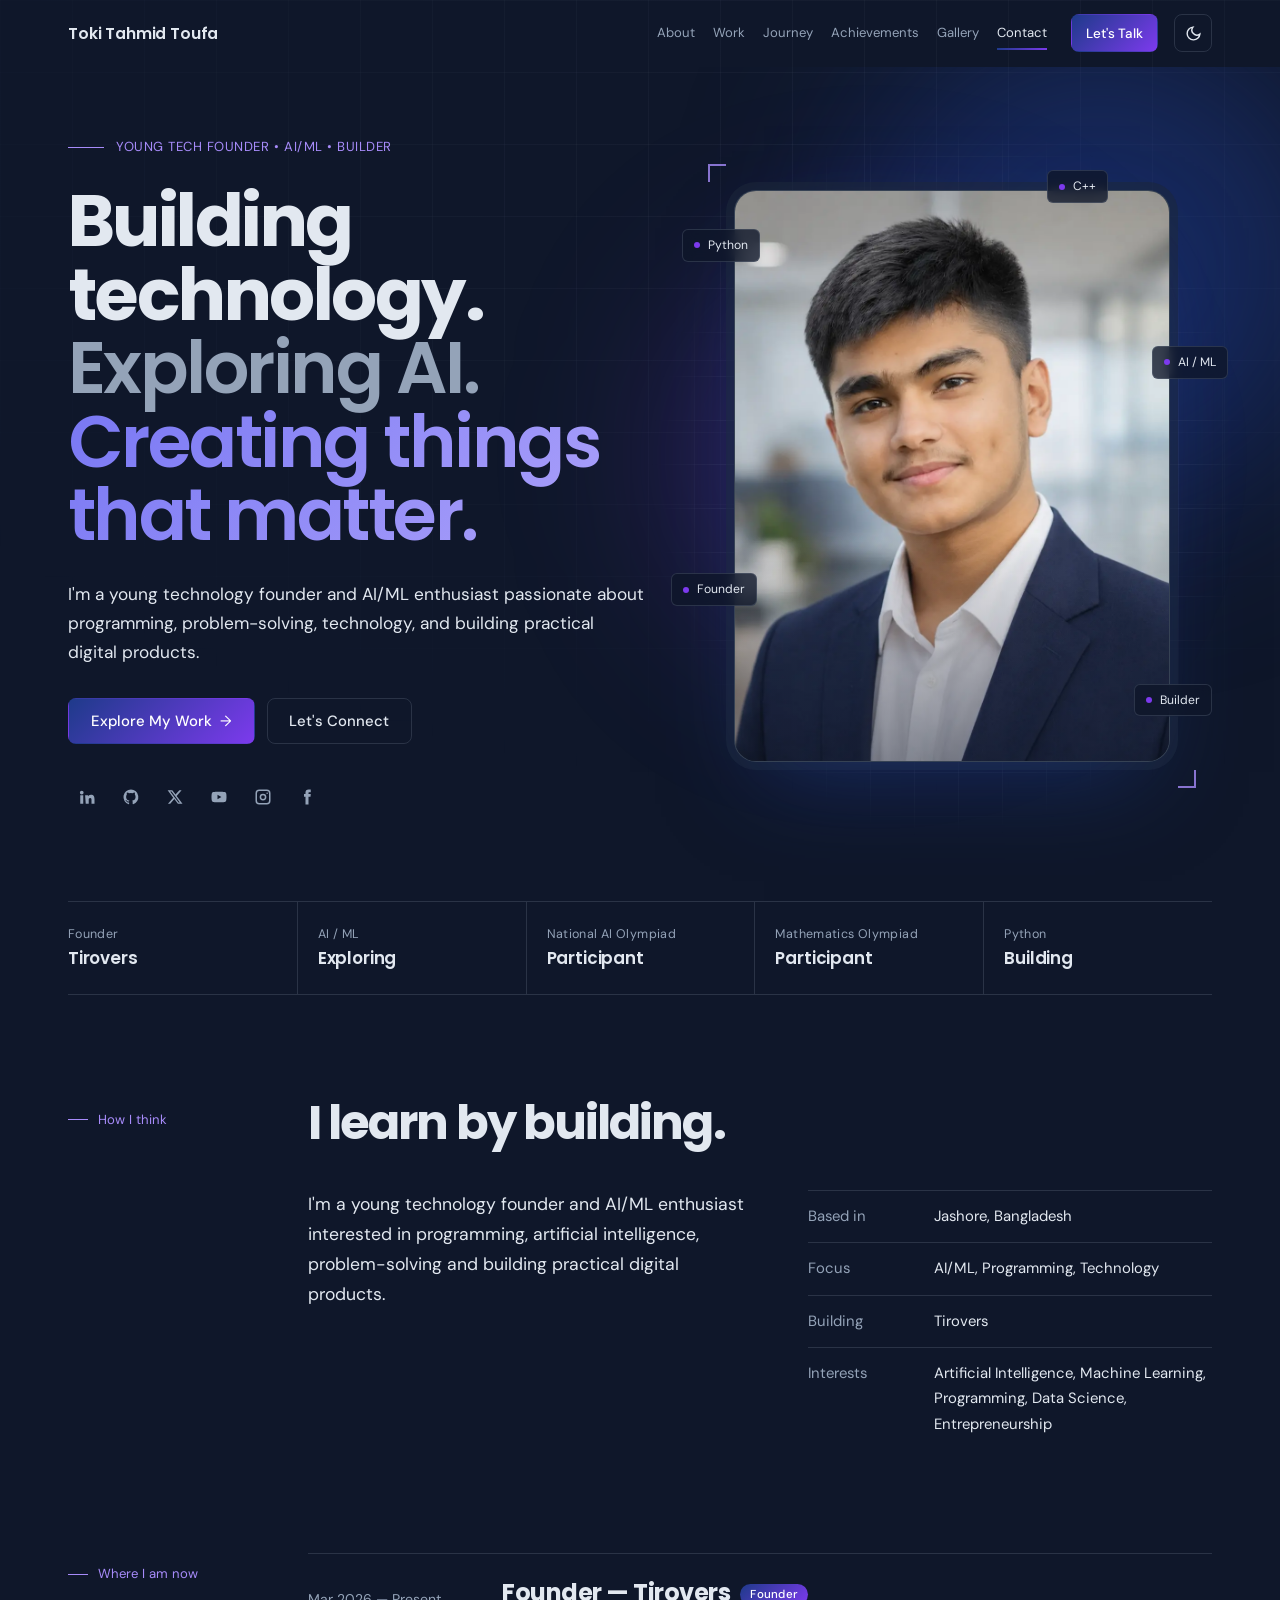
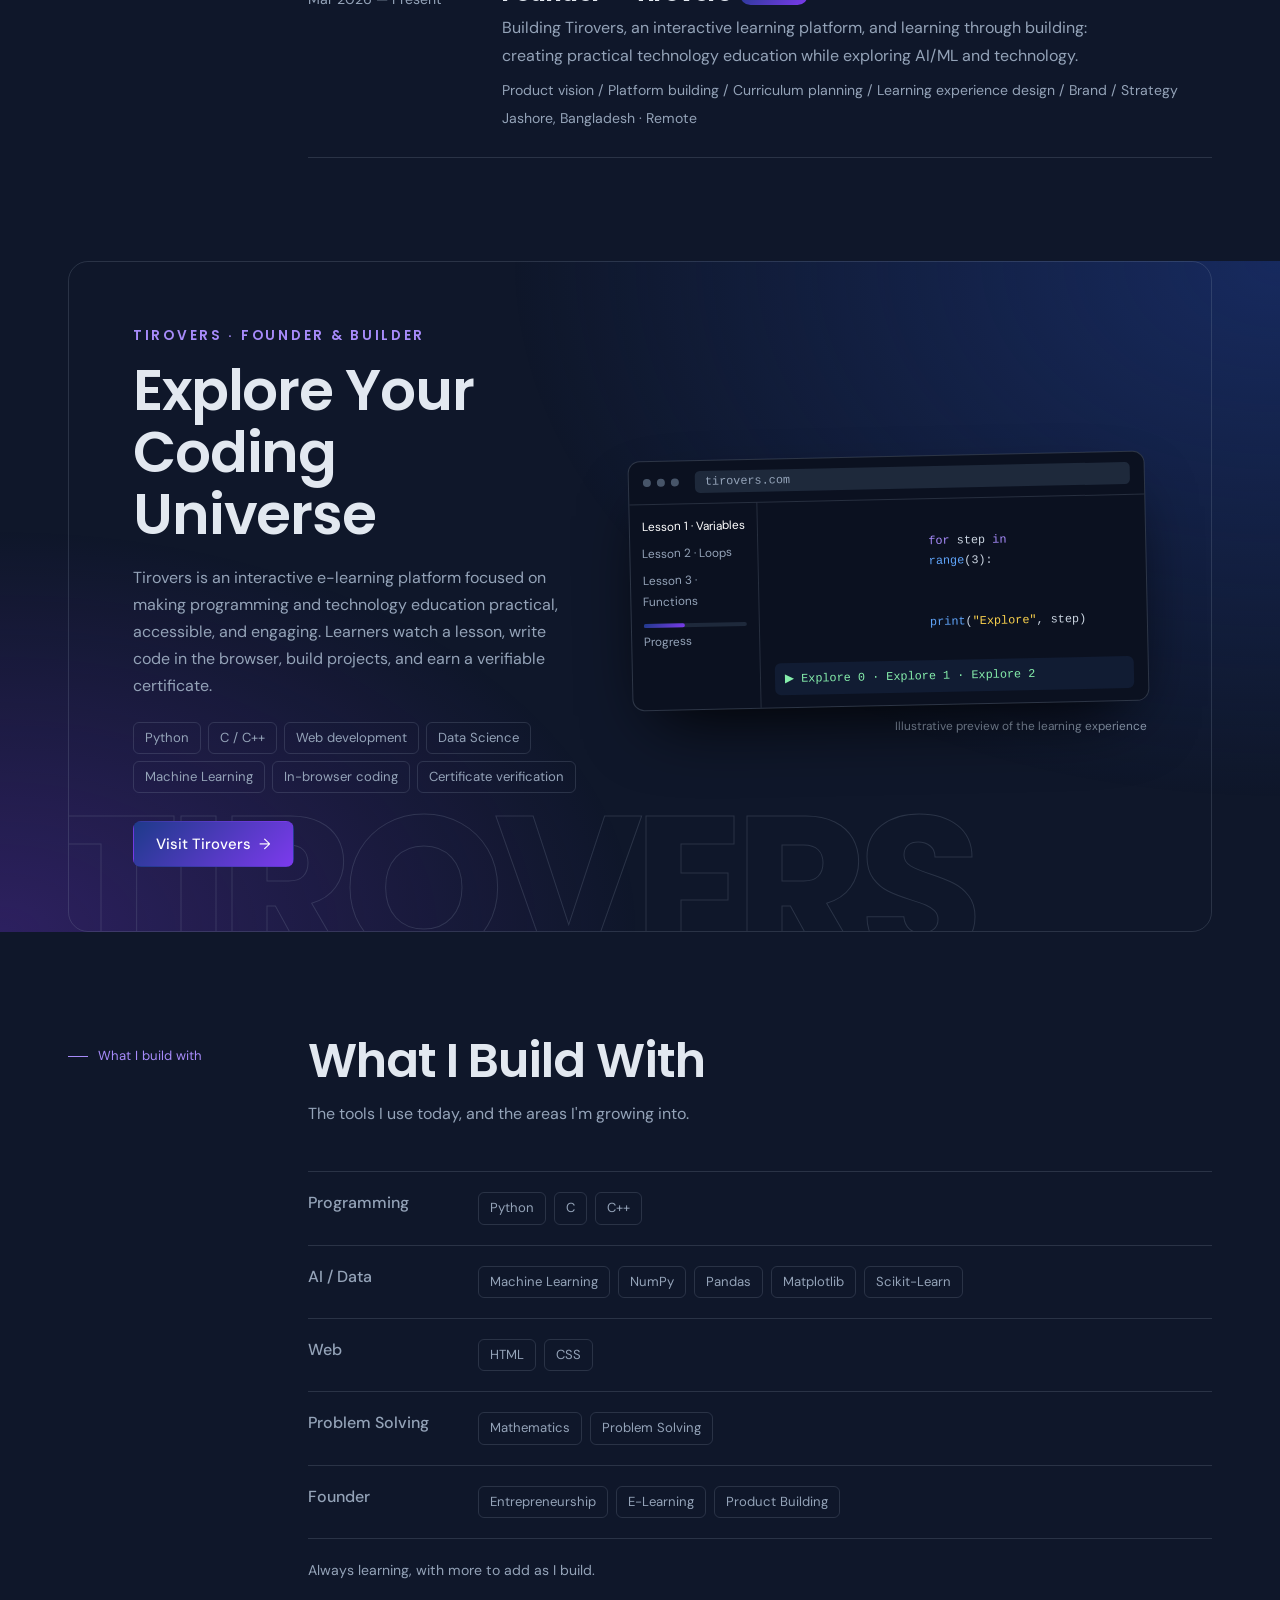
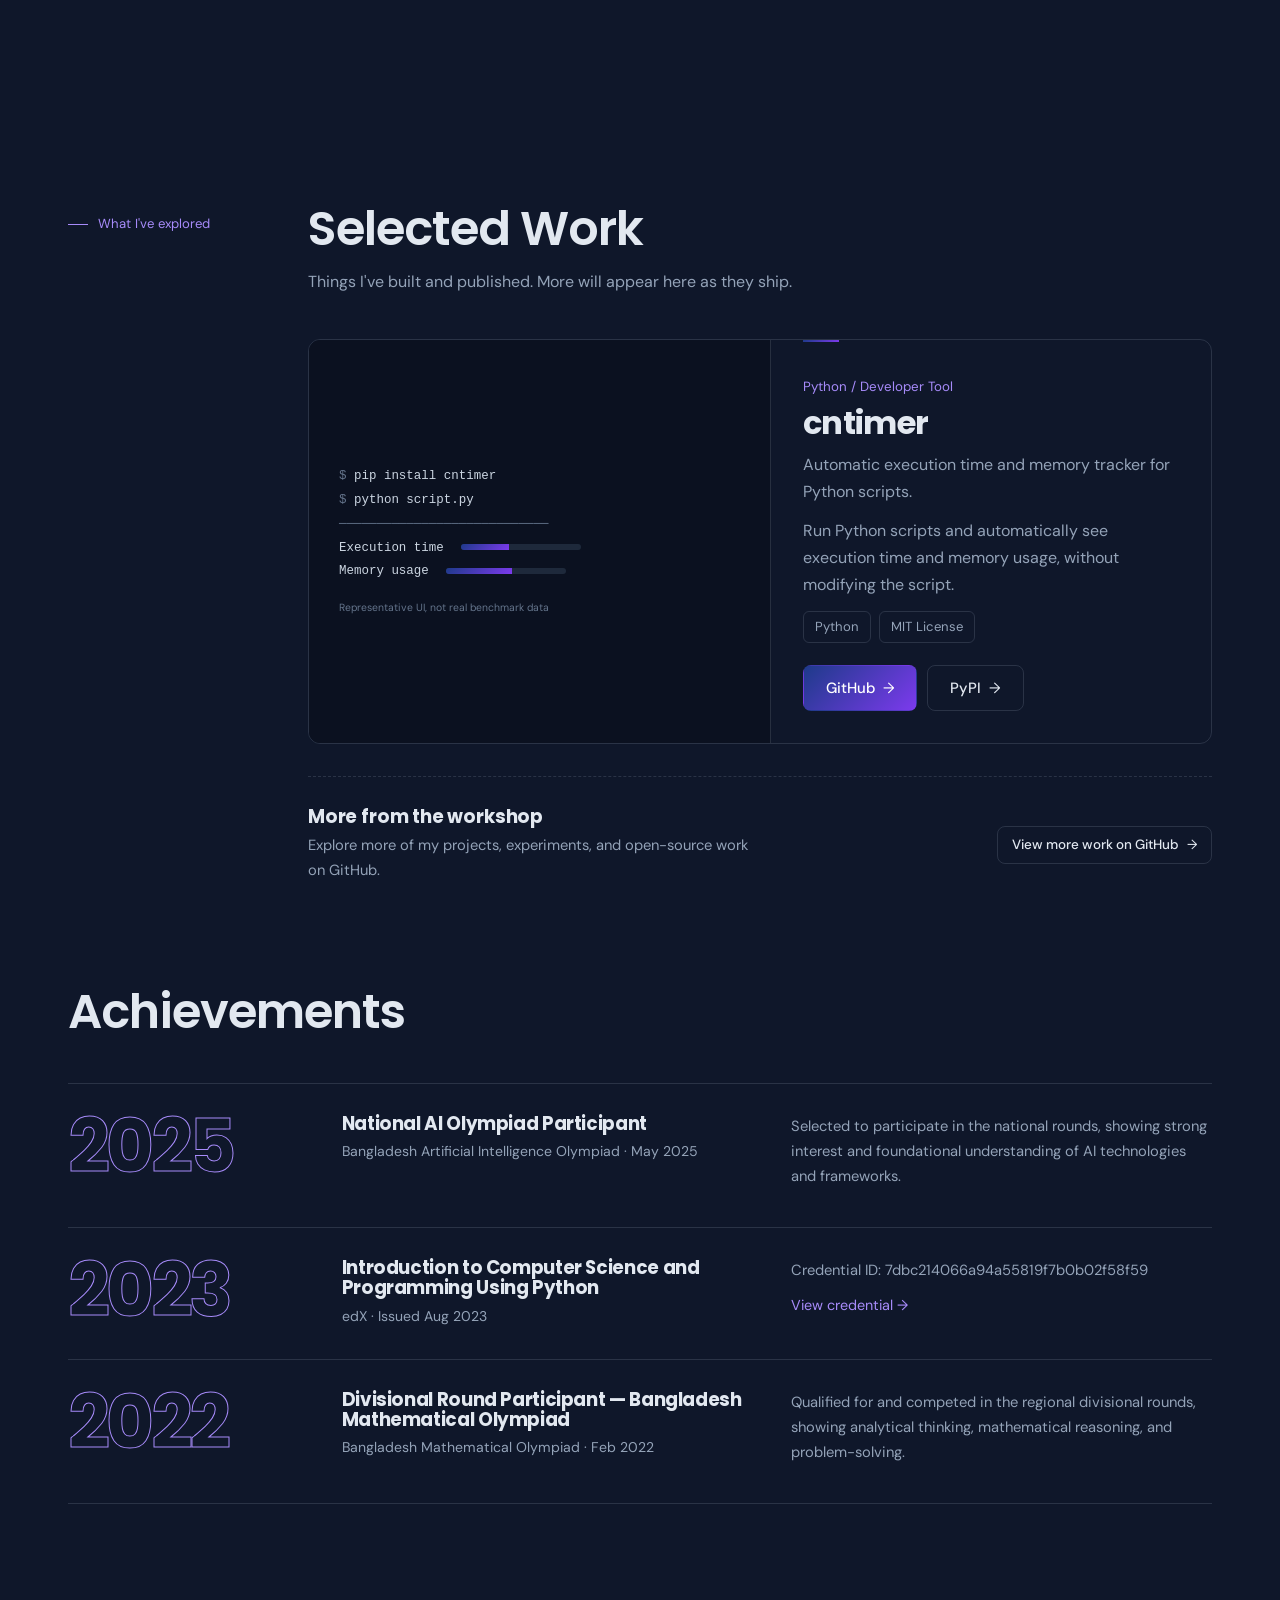
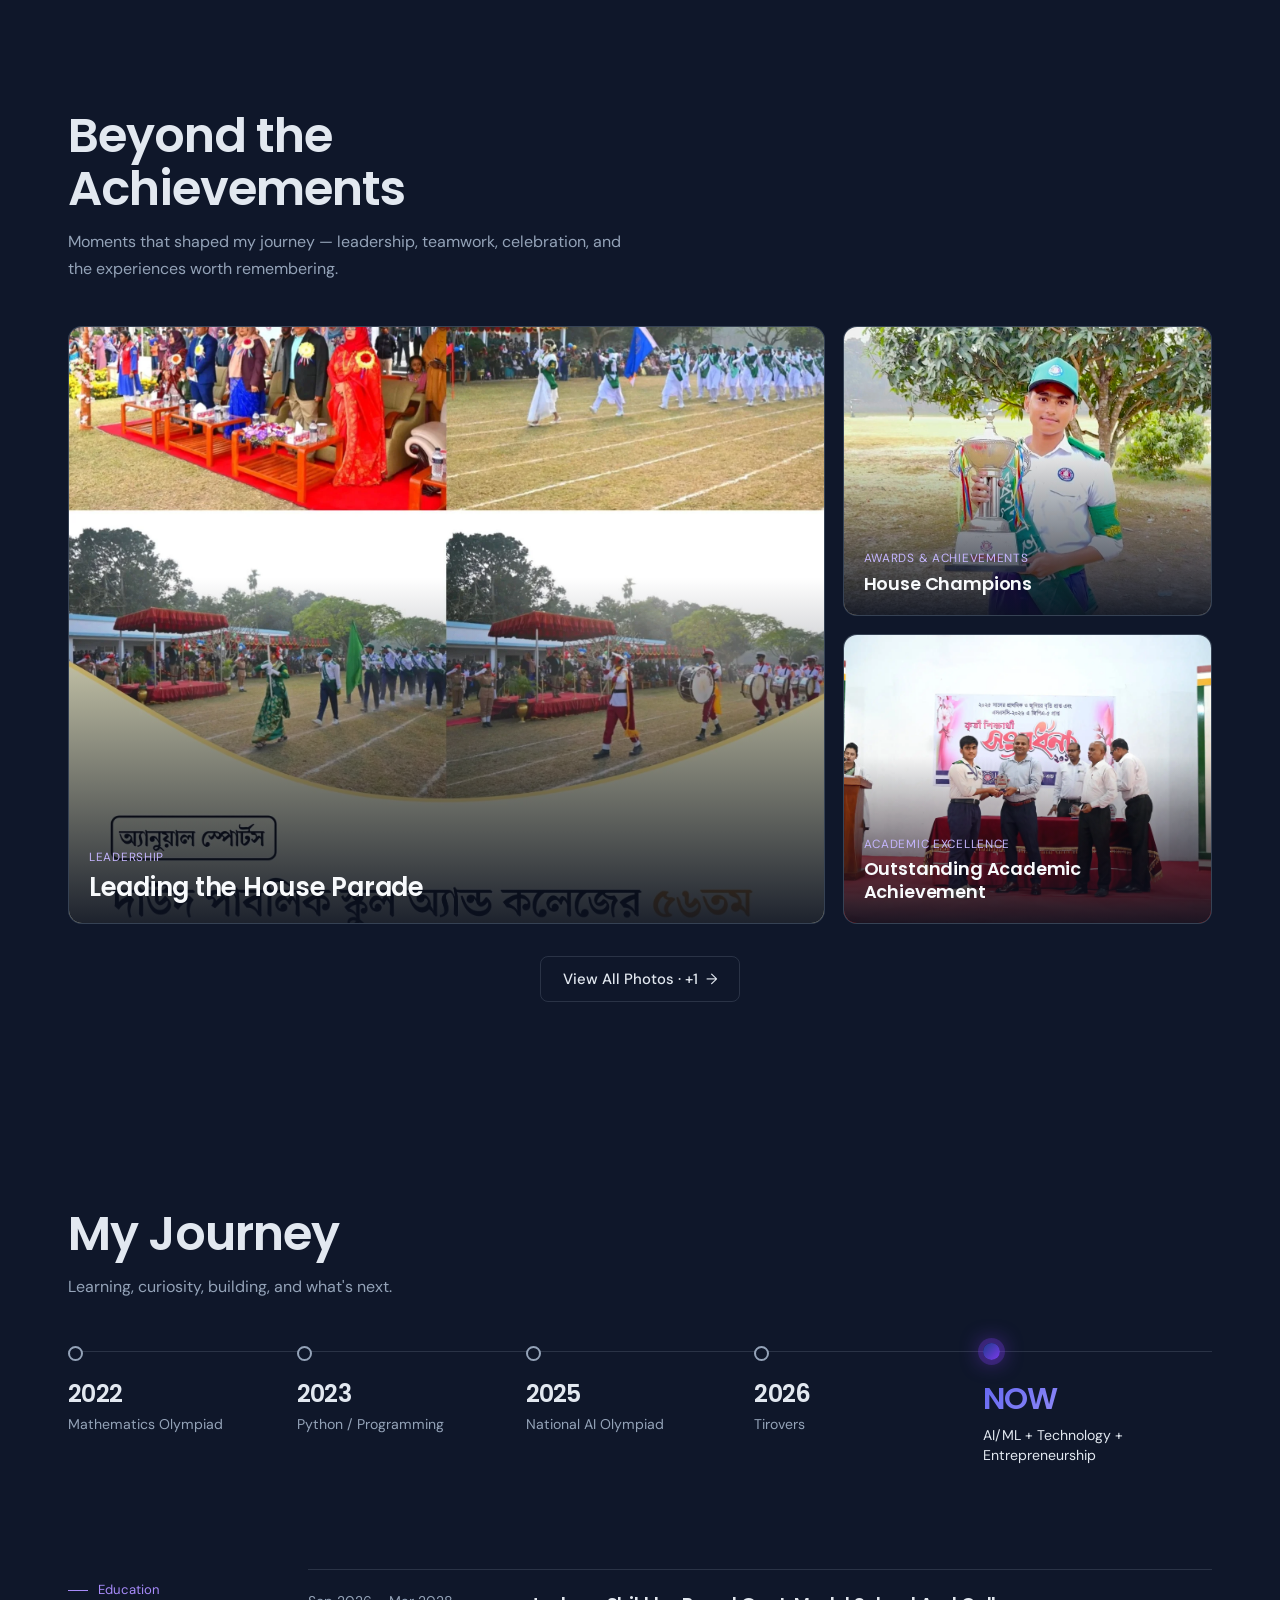
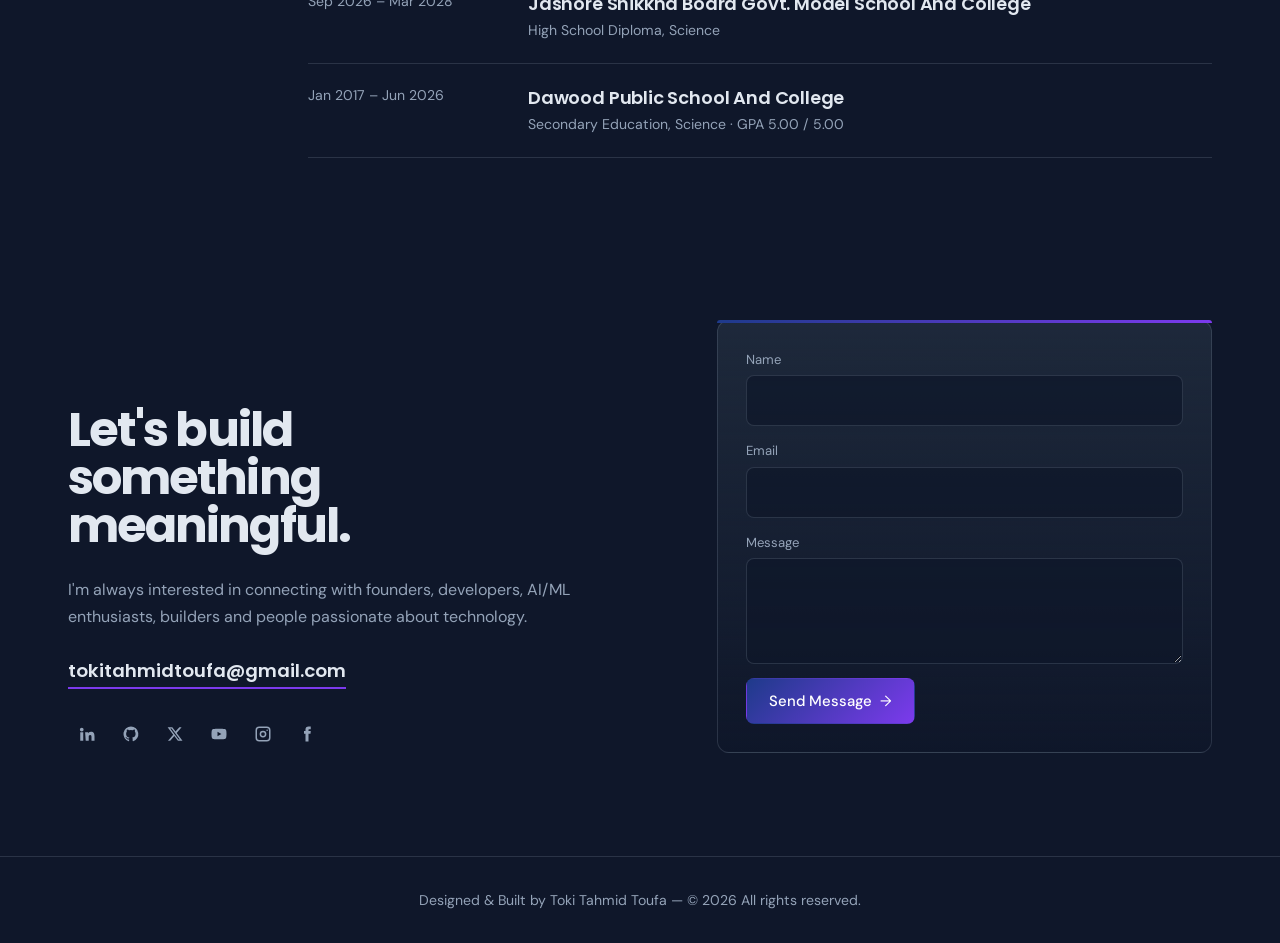
<file: index.html>
<!doctype html>
<html lang="en" data-theme="dark">
  <head>
    <meta charset="utf-8" />
    <meta
      name="viewport"
      content="width=device-width, initial-scale=1, viewport-fit=cover"
    />
    <!-- Google Tag Manager -->
    <script>
      (function (w, d, s, l, i) {
        w[l] = w[l] || [];
        w[l].push({ "gtm.start": new Date().getTime(), event: "gtm.js" });
        var f = d.getElementsByTagName(s)[0],
          j = d.createElement(s),
          dl = l != "dataLayer" ? "&l=" + l : "";
        j.async = true;
        j.src = "https://www.googletagmanager.com/gtm.js?id=" + i + dl;
        f.parentNode.insertBefore(j, f);
      })(window, document, "script", "dataLayer", "GTM-KJ9NVDDR");
    </script>
    <!-- End Google Tag Manager -->
    <meta
      name="google-site-verification"
      content="gaDkUHvuuM0u9Gi1KlbLBGLBNR_BB9JOYLmINtKkkag"
    />
    <title>Toki Tahmid Toufa — Tech Founder & Builder</title>
    <meta
      name="description"
      content="Toki Tahmid Toufa is a young tech founder, AI/ML enthusiast, builder, programmer, and founder of Tirovers from Jashore, Bangladesh."
    />
    <meta name="robots" content="index, follow" />
    <link rel="canonical" href="https://tokitahmidtoufa.github.io/" />
    <link rel="icon" type="image/png" href="/assets/favicon.webp" />
    <link rel="apple-touch-icon" href="/assets/favicon.webp" />
    <meta property="og:type" content="website" />
    <meta property="og:url" content="https://tokitahmidtoufa.github.io" />
    <meta
      property="og:title"
      content="Toki Tahmid Toufa — Tech Founder & Builder"
    />
    <meta
      property="og:description"
      content="Young tech founder, AI/ML enthusiast, builder and founder of Tirovers."
    />
    <meta
      property="og:image"
      content="https://tokitahmidtoufa.github.io/assets/og-image.webp"
    />
    <meta property="og:image:width" content="1200" />
    <meta property="og:image:height" content="630" />
    <meta
      property="og:image:alt"
      content="Toki Tahmid Toufa — Tech Founder & Builder"
    />
    <meta name="twitter:card" content="summary_large_image" />
    <script type="application/ld+json">
      {
        "@context": "https://schema.org",
        "@graph": [
          {
            "@type": "Person",
            "name": "Toki Tahmid Toufa",
            "url": "https://tokitahmidtoufa.github.io",
            "image": "https://tokitahmidtoufa.github.io/assets/LinkedIn_Profile.webp",
            "email": "tokitahmidtoufa@gmail.com",
            "jobTitle": "Founder, Tirovers",
            "address": {
              "@type": "PostalAddress",
              "addressLocality": "Jashore",
              "addressCountry": "BD"
            },
            "sameAs": [
              "https://www.linkedin.com/in/tokitahmidtoufa",
              "https://github.com/tokitahmidtoufa",
              "https://www.x.com/tokitahmidtoufa",
              "https://www.youtube.com/@tokitahmidtoufa",
              "https://www.instagram.com/tokitahmidtoufa",
              "https://www.facebook.com/tokitahmidtoufa"
            ]
          },
          {
            "@type": "Organization",
            "name": "Tirovers",
            "url": "https://tirovers.com",
            "slogan": "Explore Your Coding Universe"
          }
        ]
      }
    </script>
    <link rel="preconnect" href="https://fonts.googleapis.com" />
    <link rel="preconnect" href="https://fonts.gstatic.com" crossorigin />
    <link
      href="https://fonts.googleapis.com/css2?family=DM+Sans:wght@400;500&family=Poppins:wght@500;600;700&display=swap"
      rel="stylesheet"
    />
    <link rel="stylesheet" href="style.css" />
    <link rel="stylesheet" href="gallery.css" />
  </head>
  <body data-gallery="home">
    <!-- Google Tag Manager (noscript) -->
    <noscript
      ><iframe
        src="https://www.googletagmanager.com/ns.html?id=GTM-KJ9NVDDR"
        height="0"
        width="0"
        style="display: none; visibility: hidden"
      ></iframe
    ></noscript>
    <!-- End Google Tag Manager (noscript) -->
    <header id="hd">
      <div class="w">
        <nav aria-label="Main">
          <a class="logo" href="#home">Toki Tahmid Toufa</a>
          <ul class="links" id="lk"></ul>
          <a class="btn p nb nd" href="#contact">Let's Talk</a>
          <button class="btn nb ic" id="th" aria-label="Switch to light mode">
            <svg
              width="17"
              height="17"
              viewBox="0 0 24 24"
              fill="none"
              stroke="currentColor"
              stroke-width="2"
              aria-hidden="true"
            >
              <path d="M21 12.8A9 9 0 1 1 11.2 3a7 7 0 0 0 9.8 9.8z" />
            </svg>
          </button>
          <button
            class="btn nb ic burger"
            id="bg"
            aria-label="Menu"
            aria-expanded="false"
            aria-controls="lk"
          >
            <svg
              width="17"
              height="17"
              viewBox="0 0 24 24"
              fill="none"
              stroke="currentColor"
              stroke-width="2"
              aria-hidden="true"
            >
              <path d="M3 6h18M3 12h18M3 18h18" />
            </svg>
          </button>
        </nav>
      </div>
    </header>
    <main>
      <section class="hero" id="home">
        <div class="w hg">
          <div>
            <p class="eb" data-k="hero.eyebrow">
              YOUNG TECH FOUNDER • AI/ML • BUILDER
            </p>
            <h1>
              Building technology.<span>Exploring AI.</span
              ><span class="gr">Creating things that matter.</span>
            </h1>
            <p class="hp" data-k="hero.description">
              I'm a young technology founder and AI/ML enthusiast passionate
              about programming, problem-solving, technology, and building
              practical digital products.
            </p>
            <div class="cta">
              <a class="btn p" href="#work">Explore My Work <b>→</b></a
              ><a class="btn" href="#contact">Let's Connect</a>
            </div>
            <div class="soc" data-soc></div>
          </div>
          <div class="pt" id="pt">
            <div class="fr">
              <div class="mono" id="mono">TTT</div>
              <img
                src="assets/LinkedIn_Profile.webp"
                alt="Portrait of Toki Tahmid Toufa"
                width="520"
                height="650"
                fetchpriority="high"
                onload="document.getElementById('mono').hidden = true"
                onerror="this.remove()"
              />
            </div>
            <i class="cm c1"></i><i class="cm c2"></i>
            <span class="tg" style="--d: 8; top: 12%; left: -2%">Python</span
            ><span class="tg" style="--d: 12; top: 30%; right: -3%"
              >AI / ML</span
            ><span class="tg" style="--d: 6; bottom: 30%; left: -4%"
              >Founder</span
            ><span class="tg" style="--d: 10; bottom: 13%; right: 0"
              >Builder</span
            ><span class="tg" style="--d: 14; top: 3%; right: 20%">C++</span>
          </div>
        </div>
      </section>

      <div class="w"><div class="id rv" id="idn"></div></div>

      <section id="about">
        <div class="w sc rv">
          <div class="lb">How I think</div>
          <div>
            <h2 class="huge" data-k="about.statement">I learn by building.</h2>
            <div class="ab">
              <p data-k="about.intro">
                I'm a young technology founder and AI/ML enthusiast interested
                in programming, artificial intelligence, problem-solving and
                building practical digital products.
              </p>
              <dl id="facts"></dl>
            </div>
          </div>
        </div>
      </section>

      <section class="flush" id="experience">
        <div class="w sc rv">
          <div class="lb">Where I am now</div>
          <div id="exp"></div>
        </div>
      </section>

      <section class="tv" id="work">
        <div class="w rv">
          <div class="tp">
            <div>
              <p class="tn">TIROVERS · FOUNDER &amp; BUILDER</p>
              <h2>Explore Your Coding Universe</h2>
              <p class="mut">
                Tirovers is an interactive e-learning platform focused on making
                programming and technology education practical, accessible, and
                engaging. Learners watch a lesson, write code in the browser,
                build projects, and earn a verifiable certificate.
              </p>
              <div class="tc">
                <span>Python</span><span>C / C++</span
                ><span>Web development</span><span>Data Science</span
                ><span>Machine Learning</span><span>In-browser coding</span
                ><span>Certificate verification</span>
              </div>
              <a
                class="btn p"
                href="https://tirovers.com"
                target="_blank"
                rel="noopener"
                >Visit Tirovers <b>→</b></a
              >
            </div>
            <div>
              <div class="bw" aria-hidden="true">
                <div class="bt"><i></i><i></i><i></i><u>tirovers.com</u></div>
                <div class="bb">
                  <div class="sd">
                    <p class="a">Lesson 1 · Variables</p>
                    <p>Lesson 2 · Loops</p>
                    <p>Lesson 3 · Functions</p>
                    <div class="pg"><b></b></div>
                    <p>Progress</p>
                  </div>
                  <div class="ed">
                    <p>
                      <span class="k">for</span> step <span class="k">in</span>
                      <span class="f">range</span>(3):
                    </p>
                    <p>
                      <span class="f">print</span>(<span style="color: #fcd34d"
                        >"Explore"</span
                      >, step)
                    </p>
                    <div class="o">▶ Explore 0 · Explore 1 · Explore 2</div>
                  </div>
                </div>
              </div>
              <span class="cap"
                >Illustrative preview of the learning experience</span
              >
            </div>
          </div>
        </div>
      </section>

      <section id="skills">
        <div class="w sc rv">
          <div class="lb">What I build with</div>
          <div>
            <div class="hd">
              <h2>What I Build With</h2>
              <p>The tools I use today, and the areas I'm growing into.</p>
            </div>
            <div class="rows" id="sk"></div>
            <p class="nt">Always learning, with more to add as I build.</p>
          </div>
        </div>
      </section>

      <section id="projects">
        <div class="w sc rv">
          <div class="lb">What I've explored</div>
          <div>
            <div class="hd">
              <h2>Selected Work</h2>
              <p>
                Things I've built and published. More will appear here as they
                ship.
              </p>
            </div>
            <div id="pjs"></div>
          </div>
        </div>
      </section>

      <section class="flush" id="achievements">
        <div class="w rv">
          <div class="hd"><h2>Achievements</h2></div>
          <div class="al" id="ac"></div>
        </div>
      </section>

      <section id="gallery" aria-labelledby="gallery-title">
        <div class="w rv">
          <div class="hd">
            <h2 id="gallery-title">Beyond the Achievements</h2>
            <p>
              Moments that shaped my journey — leadership, teamwork,
              celebration, and the experiences worth remembering.
            </p>
          </div>
          <div
            class="gl-filters"
            id="gl-filters"
            role="group"
            aria-label="Filter photos by category"
            hidden
          ></div>
          <ul class="gl" id="gl"></ul>
          <!-- "View All Photos" button: filled in by script.js, only when more photos exist than galleryHomeLimit -->
          <div class="gl-more" id="gl-more" hidden></div>
        </div>
      </section>

      <section id="journey">
        <div class="w rv">
          <div class="hd">
            <h2>My Journey</h2>
            <p>Learning, curiosity, building, and what's next.</p>
          </div>
          <ol class="jy" id="jy"></ol>
        </div>
      </section>

      <section class="flush" id="education">
        <div class="w sc rv">
          <div class="lb">Education</div>
          <div class="rows ed2" id="ed"></div>
        </div>
      </section>

      <section id="contact" class="ctc">
        <div class="w ct rv">
          <div>
            <h2 class="huge">Let's build<br />something<br />meaningful.</h2>
            <p class="mut" data-k="contact.text">
              I'm always interested in connecting with founders, developers,
              AI/ML enthusiasts, builders, and people who are passionate about
              technology.
            </p>
            <a class="em" href="mailto:tokitahmidtoufa@gmail.com"
              >tokitahmidtoufa@gmail.com</a
            >
            <div class="soc" data-soc></div>
          </div>
          <form id="fm" novalidate>
            <label
              >Name<input name="n" autocomplete="name" required /><span
                class="err"
              ></span></label
            ><label
              >Email<input
                name="e"
                type="email"
                autocomplete="email"
                required /><span class="err"></span></label
            ><label
              >Message<textarea name="m" rows="3" required></textarea
              ><span class="err"></span></label
            ><button class="btn p" type="submit" style="justify-self: start">
              Send Message <b>→</b>
            </button>
          </form>
        </div>
      </section>
    </main>
    <footer>
      <div class="w">
        <p class="fc">
          <span>Designed &amp; Built by Toki Tahmid Toufa</span>
          <span>— © 2026 All rights reserved.</span>
        </p>
      </div>
    </footer>

    <!-- Gallery lightbox (populated by script.js) -->
    <div
      class="lbx"
      id="lb"
      role="dialog"
      aria-modal="true"
      aria-labelledby="lb-title"
      aria-describedby="lb-cap"
      hidden
    >
      <button
        class="lb-btn lb-x"
        id="lb-close"
        type="button"
        aria-label="Close photo viewer"
      >
        <svg viewBox="0 0 24 24" fill="none" stroke="currentColor" stroke-width="2" stroke-linecap="round" aria-hidden="true"><path d="M6 6l12 12M18 6L6 18" /></svg>
      </button>
      <button
        class="lb-btn lb-n lb-prev"
        id="lb-prev"
        type="button"
        aria-label="Previous photo"
      >
        <svg viewBox="0 0 24 24" fill="none" stroke="currentColor" stroke-width="2" stroke-linecap="round" stroke-linejoin="round" aria-hidden="true"><path d="M15 5l-7 7 7 7" /></svg>
      </button>
      <figure class="lb-fig">
        <div class="lb-media">
          <img id="lb-img" alt="" decoding="async" />
          <div class="lb-miss" role="img" aria-label="Photo not available yet">Photo coming soon</div>
        </div>
        <figcaption>
          <small id="lb-meta"></small>
          <h3 id="lb-title"></h3>
          <p id="lb-cap"></p>
          <span class="lb-count" id="lb-count" aria-live="polite"></span>
        </figcaption>
      </figure>
      <button
        class="lb-btn lb-n lb-next"
        id="lb-next"
        type="button"
        aria-label="Next photo"
      >
        <svg viewBox="0 0 24 24" fill="none" stroke="currentColor" stroke-width="2" stroke-linecap="round" stroke-linejoin="round" aria-hidden="true"><path d="M9 5l7 7-7 7" /></svg>
      </button>
    </div>

    <script src="script.js" defer></script>
  </body>
</html>
</file>
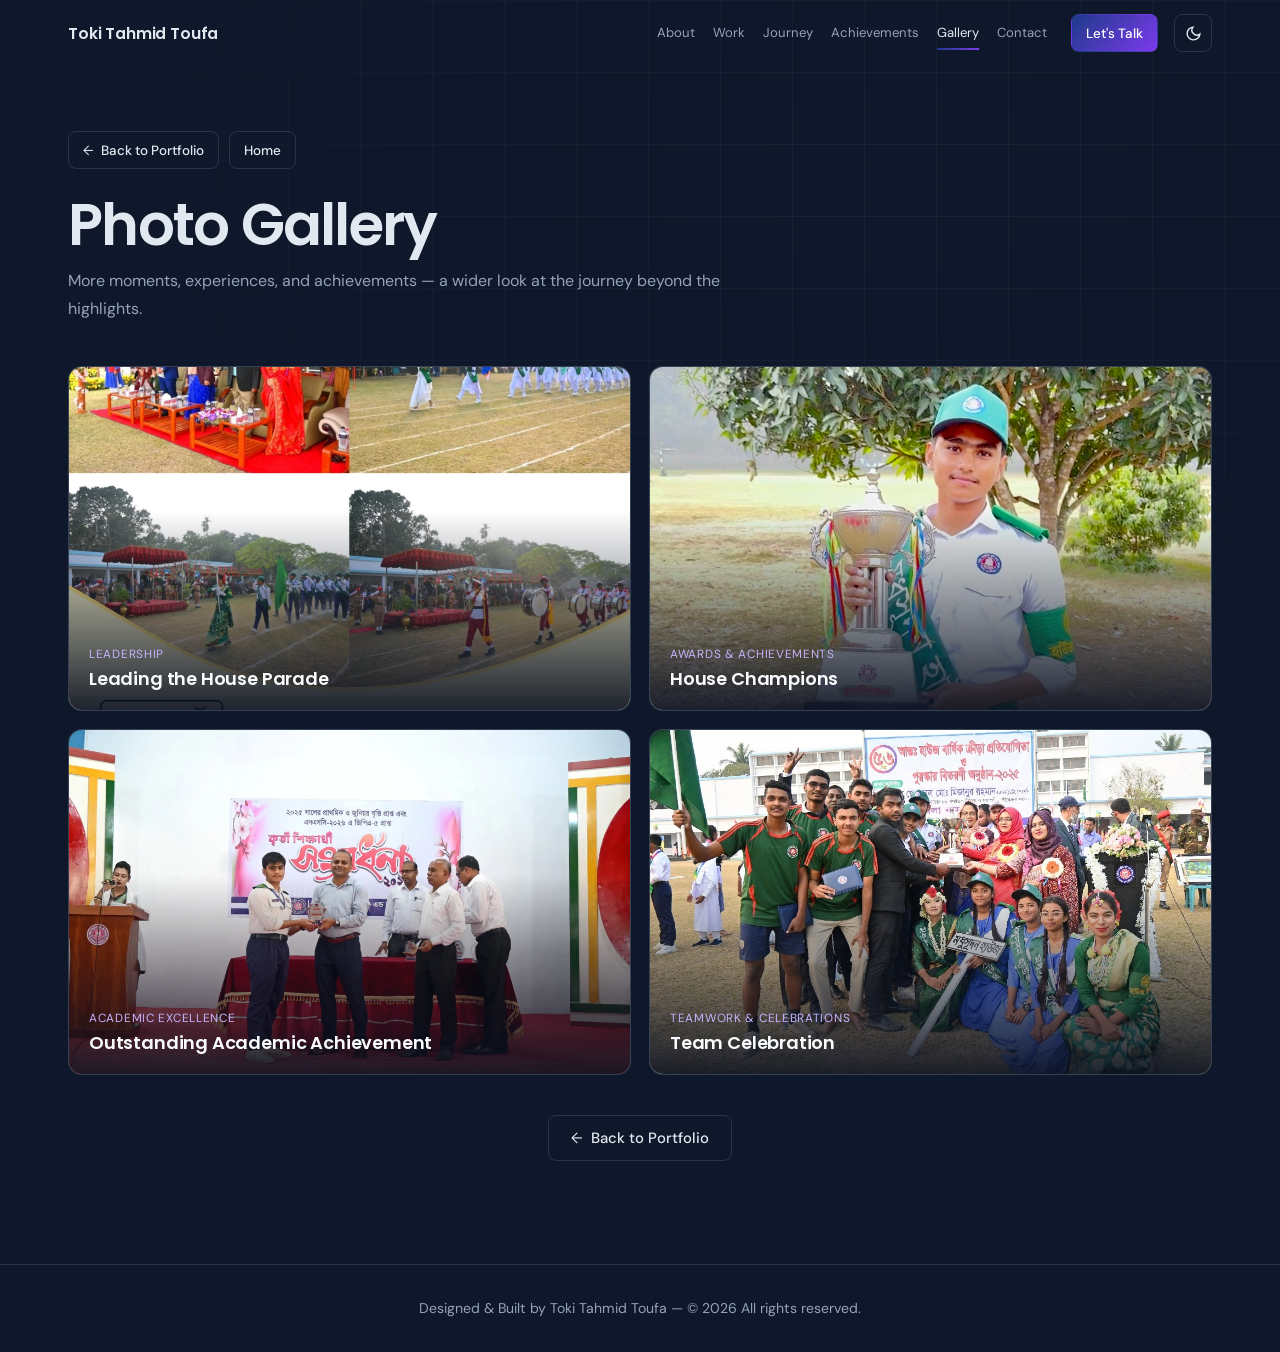
<file: gallery.html>
<!doctype html>
<html lang="en" data-theme="dark">
  <head>
    <meta charset="utf-8" />
    <meta
      name="viewport"
      content="width=device-width, initial-scale=1, viewport-fit=cover"
    />
    <!-- Google Tag Manager -->
    <script>
      (function (w, d, s, l, i) {
        w[l] = w[l] || [];
        w[l].push({ "gtm.start": new Date().getTime(), event: "gtm.js" });
        var f = d.getElementsByTagName(s)[0],
          j = d.createElement(s),
          dl = l != "dataLayer" ? "&l=" + l : "";
        j.async = true;
        j.src = "https://www.googletagmanager.com/gtm.js?id=" + i + dl;
        f.parentNode.insertBefore(j, f);
      })(window, document, "script", "dataLayer", "GTM-KJ9NVDDR");
    </script>
    <!-- End Google Tag Manager -->
    <title>Photo Gallery — Toki Tahmid Toufa</title>
    <meta
      name="description"
      content="Photo gallery of Toki Tahmid Toufa, young tech founder and builder from Jashore, Bangladesh: more moments, experiences, and achievements."
    />
    <meta name="robots" content="index, follow" />
    <link rel="canonical" href="https://tokitahmidtoufa.github.io/gallery.html" />
    <link rel="icon" type="image/png" href="assets/favicon.webp" />
    <link rel="apple-touch-icon" href="assets/favicon.webp" />
    <meta property="og:type" content="website" />
    <meta property="og:url" content="https://tokitahmidtoufa.github.io/gallery.html" />
    <meta property="og:title" content="Photo Gallery — Toki Tahmid Toufa" />
    <meta
      property="og:description"
      content="More moments, experiences, and achievements from Toki Tahmid Toufa's journey."
    />
    <meta
      property="og:image"
      content="https://tokitahmidtoufa.github.io/assets/og-image.webp"
    />
    <meta property="og:image:width" content="1200" />
    <meta property="og:image:height" content="630" />
    <meta name="twitter:card" content="summary_large_image" />
    <link rel="preconnect" href="https://fonts.googleapis.com" />
    <link rel="preconnect" href="https://fonts.gstatic.com" crossorigin />
    <link
      href="https://fonts.googleapis.com/css2?family=DM+Sans:wght@400;500&family=Poppins:wght@500;600;700&display=swap"
      rel="stylesheet"
    />
    <link rel="stylesheet" href="style.css" />
    <link rel="stylesheet" href="gallery.css" />
  </head>
  <body data-gallery="full">
    <!-- Google Tag Manager (noscript) -->
    <noscript
      ><iframe
        src="https://www.googletagmanager.com/ns.html?id=GTM-KJ9NVDDR"
        height="0"
        width="0"
        style="display: none; visibility: hidden"
      ></iframe
    ></noscript>
    <!-- End Google Tag Manager (noscript) -->
    <header id="hd">
      <div class="w">
        <nav aria-label="Main">
          <a class="logo" href="index.html#home">Toki Tahmid Toufa</a>
          <!-- nav links are filled in by script.js and point back to index.html#section -->
          <ul class="links" id="lk"></ul>
          <a class="btn p nb nd" href="index.html#contact">Let's Talk</a>
          <button class="btn nb ic" id="th" aria-label="Switch to light mode">
            <svg
              width="17"
              height="17"
              viewBox="0 0 24 24"
              fill="none"
              stroke="currentColor"
              stroke-width="2"
              aria-hidden="true"
            >
              <path d="M21 12.8A9 9 0 1 1 11.2 3a7 7 0 0 0 9.8 9.8z" />
            </svg>
          </button>
          <button
            class="btn nb ic burger"
            id="bg"
            aria-label="Menu"
            aria-expanded="false"
            aria-controls="lk"
          >
            <svg
              width="17"
              height="17"
              viewBox="0 0 24 24"
              fill="none"
              stroke="currentColor"
              stroke-width="2"
              aria-hidden="true"
            >
              <path d="M3 6h18M3 12h18M3 18h18" />
            </svg>
          </button>
        </nav>
      </div>
    </header>
    <main>
      <section id="gallery" class="gl-page" aria-labelledby="gallery-title">
        <div class="w">
          <div class="gl-nav">
            <a class="btn nb" href="index.html#gallery"><b style="transform: none">←</b> Back to Portfolio</a>
            <a class="btn nb" href="index.html">Home</a>
          </div>
          <div class="hd">
            <h1 class="gl-title" id="gallery-title">Photo Gallery</h1>
            <p>
              More moments, experiences, and achievements — a wider look at the
              journey beyond the highlights.
            </p>
          </div>
          <div
            class="gl-filters"
            id="gl-filters"
            role="group"
            aria-label="Filter photos by category"
            hidden
          ></div>
          <ul class="gl" id="gl"></ul>
          <div class="gl-nav end">
            <a class="btn" href="index.html#gallery"><b style="transform: none">←</b> Back to Portfolio</a>
          </div>
        </div>
      </section>
    </main>
    <footer>
      <div class="w">
        <p class="fc">
          <span>Designed &amp; Built by Toki Tahmid Toufa</span>
          <span>— © 2026 All rights reserved.</span>
        </p>
      </div>
    </footer>

    <!-- Gallery lightbox (populated by script.js) -->
    <div
      class="lbx"
      id="lb"
      role="dialog"
      aria-modal="true"
      aria-labelledby="lb-title"
      aria-describedby="lb-cap"
      hidden
    >
      <button
        class="lb-btn lb-x"
        id="lb-close"
        type="button"
        aria-label="Close photo viewer"
      >
        <svg viewBox="0 0 24 24" fill="none" stroke="currentColor" stroke-width="2" stroke-linecap="round" aria-hidden="true"><path d="M6 6l12 12M18 6L6 18" /></svg>
      </button>
      <button
        class="lb-btn lb-n lb-prev"
        id="lb-prev"
        type="button"
        aria-label="Previous photo"
      >
        <svg viewBox="0 0 24 24" fill="none" stroke="currentColor" stroke-width="2" stroke-linecap="round" stroke-linejoin="round" aria-hidden="true"><path d="M15 5l-7 7 7 7" /></svg>
      </button>
      <figure class="lb-fig">
        <div class="lb-media">
          <img id="lb-img" alt="" decoding="async" />
          <div class="lb-miss" role="img" aria-label="Photo not available yet">Photo coming soon</div>
        </div>
        <figcaption>
          <small id="lb-meta"></small>
          <h3 id="lb-title"></h3>
          <p id="lb-cap"></p>
          <span class="lb-count" id="lb-count" aria-live="polite"></span>
        </figcaption>
      </figure>
      <button
        class="lb-btn lb-n lb-next"
        id="lb-next"
        type="button"
        aria-label="Next photo"
      >
        <svg viewBox="0 0 24 24" fill="none" stroke="currentColor" stroke-width="2" stroke-linecap="round" stroke-linejoin="round" aria-hidden="true"><path d="M9 5l7 7-7 7" /></svg>
      </button>
    </div>

    <script src="script.js" defer></script>
  </body>
</html>
</file>
<file: style.css>
/* =========================
   Toki Tahmid Toufa — styles
   Tokens, layout, sections, responsive, reduced-motion
========================= */
:root {
  --bg: #0f172a;
  --surf: #1e293b;
  --tx: #e2e8f0;
  --mut: #94a3b8;
  --bd: rgba(148, 163, 184, 0.2);
  --grid: rgba(148, 163, 184, 0.07);
  --acc: #a78bfa;
  --navy: #1e3a8a;
  --pur: #7c3aed;
  --grad: linear-gradient(135deg, #1e3a8a, #7c3aed);
  --glow: rgba(124, 58, 237, 0.28);
  --glow2: rgba(30, 58, 138, 0.55);
  box-sizing: border-box;
  padding-top: env(safe-area-inset-top, 0px);
  padding-bottom: env(safe-area-inset-bottom, 0px);
  /* fluid layout tokens: width- AND height-aware */
  --gut: clamp(18px, 3.2vw, 28px);
  --hdr: clamp(56px, 7.5svh, 66px);
  --hpt: clamp(14px, 3.6svh, 48px);
  --hpb: clamp(22px, 5.4svh, 72px);
  --hh: calc(100svh - var(--hdr) - var(--hpt) - var(--hpb));
  --pw: max(250px, min(42vw, 520px, calc(var(--hh) * 0.8)));
}
@media (prefers-color-scheme: light) {
  :root:not([data-theme="dark"]) {
    --bg: #fff;
    --surf: #f1f5f9;
    --tx: #0f172a;
    --mut: #475569;
    --bd: rgba(15, 23, 42, 0.14);
    --grid: rgba(15, 23, 42, 0.05);
    --acc: #5b21b6;
    --glow: rgba(124, 58, 237, 0.16);
    --glow2: rgba(30, 58, 138, 0.16);
  }
}
:root[data-theme="light"] {
  --bg: #fff;
  --surf: #f1f5f9;
  --tx: #0f172a;
  --mut: #475569;
  --bd: rgba(15, 23, 42, 0.14);
  --grid: rgba(15, 23, 42, 0.05);
  --acc: #5b21b6;
  --glow: rgba(124, 58, 237, 0.16);
  --glow2: rgba(30, 58, 138, 0.16);
}
* {
  box-sizing: border-box;
}
html {
  scroll-behavior: smooth;
  scroll-padding-top: calc(var(--hdr) + 10px);
  height: 100%;
  max-width: 100%;
}
img,
svg,
video {
  max-width: 100%;
}
img {
  height: auto;
}
body {
  margin: 0;
  background: var(--bg);
  color: var(--tx);
  font:
    400 clamp(0.94rem, 0.9rem + 0.25vw, 1rem)/1.7 "DM Sans",
    system-ui,
    sans-serif;
  transition:
    background 0.3s,
    color 0.3s;
  overflow-x: hidden;
  max-width: 100%;
}
/* clip (unlike hidden) does not create a scroll container, so the sticky header keeps working */
@supports (overflow-x: clip) {
  html,
  body {
    overflow-x: clip;
  }
}
body::before {
  content: "";
  position: fixed;
  inset: 0;
  z-index: -1;
  background-image:
    linear-gradient(var(--grid) 1px, transparent 1px),
    linear-gradient(90deg, var(--grid) 1px, transparent 1px);
  background-size: 72px 72px;
  -webkit-mask-image: radial-gradient(
    ellipse 90% 70% at 70% 20%,
    #000,
    transparent
  );
  mask-image: radial-gradient(ellipse 90% 70% at 70% 20%, #000, transparent);
}
h1,
h2,
h3 {
  font-family: Poppins, sans-serif;
  margin: 0;
  line-height: 1.1;
  letter-spacing: -0.02em;
}
a {
  color: inherit;
}
.w {
  width: min(100% - 2 * var(--gut), 1144px);
  margin-inline: auto;
}
.mut {
  color: var(--mut);
}
.sm {
  font-size: 0.88rem;
}
:focus-visible {
  outline: 2px solid var(--acc);
  outline-offset: 3px;
  border-radius: 4px;
}
header {
  position: sticky;
  top: 0;
  z-index: 50;
  border-bottom: 1px solid transparent;
  transition: 0.3s;
}
header.s {
  background: color-mix(in srgb, var(--bg) 82%, transparent);
  backdrop-filter: blur(12px);
  border-color: var(--bd);
}
nav {
  display: flex;
  align-items: center;
  gap: clamp(8px, 1.6vw, 16px);
  height: var(--hdr);
}
.logo {
  font: 600 clamp(0.9rem, 0.82rem + 0.25vw, 0.98rem) Poppins;
  white-space: nowrap;
  text-decoration: none;
  margin-right: auto;
  letter-spacing: -0.01em;
}
.links {
  --lp: clamp(5px, 0.7vw, 8px);
  display: flex;
  gap: 2px;
  list-style: none;
  margin: 0;
  padding: 0;
}
.links a {
  display: block;
  padding: 6px var(--lp);
  text-decoration: none;
  color: var(--mut);
  font-size: clamp(0.78rem, 0.5rem + 0.42vw, 0.82rem);
  position: relative;
  transition: color 0.2s;
}
.links a::after {
  content: "";
  position: absolute;
  left: var(--lp);
  right: var(--lp);
  bottom: 0;
  height: 2px;
  background: var(--grad);
  transform: scaleX(0);
  transition: transform 0.3s;
}
.links a:hover,
.links a.on {
  color: var(--tx);
}
.links a.on::after {
  transform: none;
}
.btn {
  display: inline-flex;
  align-items: center;
  justify-content: center;
  gap: 8px;
  min-height: clamp(42px, 5.6svh, 46px);
  padding: 0 clamp(16px, 1.7vw, 22px);
  border-radius: 8px;
  font: 500 clamp(0.86rem, 0.78rem + 0.2vw, 0.93rem) "DM Sans";
  text-decoration: none;
  border: 1px solid var(--bd);
  background: transparent;
  color: var(--tx);
  cursor: pointer;
  transition: 0.25s;
}
.btn:hover {
  border-color: var(--acc);
}
.btn.p {
  background: var(--grad);
  border-color: transparent;
  color: #fff;
}
.btn.p:hover {
  box-shadow: 0 8px 28px var(--glow);
}
.btn b {
  display: inline-block;
  font-weight: 400;
  transition: transform 0.25s;
}
.btn:hover b {
  transform: translateX(4px);
}
.nb {
  min-height: 38px;
  padding: 0 14px;
  font-size: 0.84rem;
}
.ic {
  width: 38px;
  padding: 0;
}
.burger {
  display: none;
}
.hero {
  position: relative;
  padding: var(--hpt) 0 var(--hpb);
  overflow: hidden;
}
.hero::before,
.hero::after {
  content: "";
  position: absolute;
  border-radius: 50%;
  filter: blur(90px);
  z-index: -1;
  animation: dr 22s ease-in-out infinite alternate;
}
.hero::before {
  width: clamp(280px, 38vw, 480px);
  aspect-ratio: 1;
  right: -60px;
  top: -40px;
  background: var(--glow2);
}
.hero::after {
  width: clamp(220px, 30vw, 380px);
  aspect-ratio: 1;
  right: clamp(60px, 17vw, 220px);
  top: clamp(100px, 16vw, 200px);
  background: var(--glow);
  animation-delay: -8s;
}
@keyframes dr {
  to {
    transform: translate(-50px, 40px);
  }
}
.hg {
  display: grid;
  grid-template-columns: minmax(0, 1fr) var(--pw);
  gap: clamp(24px, 4vw, 48px);
  align-items: center;
  min-height: min(780px, var(--hh));
}
.eb {
  display: flex;
  align-items: center;
  gap: 12px;
  font-size: 0.82rem;
  color: var(--acc);
  margin: 0 0 clamp(12px, 3.2svh, 26px);
  letter-spacing: 0.04em;
}
.eb::before {
  content: "";
  width: 36px;
  height: 1px;
  background: var(--acc);
}
h1 {
  font-size: clamp(2.4rem, min(6.4vw, 8svh), 5.4rem);
  font-weight: 700;
  letter-spacing: -0.035em;
  line-height: 1.02;
}
h1 span {
  display: block;
  color: var(--mut);
  font-weight: 600;
}
h1 span.gr {
  background-image: linear-gradient(135deg, #6366f1, #c4b5fd);
  -webkit-background-clip: text;
  background-clip: text;
  color: transparent;
}
.hp {
  max-width: 48ch;
  margin: clamp(14px, 3.4svh, 28px) 0 clamp(16px, 3.6svh, 30px);
  font-size: clamp(0.95rem, 0.7rem + 0.55vw, 1.08rem);
}
.hp b {
  font-weight: 500;
}
.cta {
  display: flex;
  flex-wrap: wrap;
  gap: clamp(8px, 1vw, 12px);
  margin-bottom: clamp(16px, 4svh, 34px);
}
.soc {
  display: flex;
  gap: 6px;
}
.soc a {
  width: 38px;
  height: 38px;
  display: grid;
  place-items: center;
  color: var(--mut);
  border-radius: 8px;
  transition: 0.25s;
}
.soc a:hover {
  color: var(--tx);
  background: var(--surf);
  transform: translateY(-2px);
}
.soc svg {
  width: 18px;
  height: 18px;
  fill: currentColor;
}
.pt {
  position: relative;
  width: 100%;
  max-width: var(--pw);
  margin: 0 auto;
  aspect-ratio: 4/5;
  perspective: 900px;
}
.pt::before {
  content: "";
  position: absolute;
  inset: -6% -8%;
  background-image:
    linear-gradient(var(--bd) 1px, transparent 1px),
    linear-gradient(90deg, var(--bd) 1px, transparent 1px);
  background-size: 44px 44px;
  -webkit-mask-image: radial-gradient(closest-side, #000 40%, transparent);
  mask-image: radial-gradient(closest-side, #000 40%, transparent);
}
.fr {
  position: absolute;
  inset: 6% 8% 6% 8%;
  border-radius: 22px;
  overflow: hidden;
  background: var(--surf);
  border: 1px solid var(--bd);
  box-shadow:
    0 40px 90px -30px var(--glow2),
    0 0 0 8px color-mix(in srgb, var(--surf) 55%, transparent);
  transform: rotateY(var(--ry, 0deg)) rotateX(var(--rx, 0deg));
  transition: transform 0.25s ease-out;
}
.fr::after {
  content: "";
  position: absolute;
  inset: 0;
  background: linear-gradient(180deg, transparent 60%, rgba(15, 23, 42, 0.45));
}
.fr img {
  position: absolute;
  inset: 0;
  width: 100%;
  height: 100%;
  object-fit: cover;
}
.mono {
  position: absolute;
  inset: 0;
  display: grid;
  place-items: center;
  font: 700 clamp(3.4rem, min(10vw, 16svh), 7rem) Poppins;
  color: transparent;
  background: var(--grad);
  -webkit-background-clip: text;
  background-clip: text;
  opacity: 0.9;
}
.cm {
  position: absolute;
  width: 18px;
  height: 18px;
  border: 2px solid var(--acc);
  opacity: 0.8;
}
.c1 {
  top: 2%;
  left: 3%;
  border-right: 0;
  border-bottom: 0;
}
.c2 {
  bottom: 2%;
  right: 3%;
  border-left: 0;
  border-top: 0;
}
.tg {
  position: absolute;
  display: flex;
  align-items: center;
  gap: 8px;
  padding: 5px 11px;
  font-size: 0.76rem;
  border: 1px solid var(--bd);
  border-radius: 6px;
  background: color-mix(in srgb, var(--bg) 78%, transparent);
  backdrop-filter: blur(6px);
  white-space: nowrap;
}
.tg::before {
  content: "";
  width: 6px;
  height: 6px;
  border-radius: 50%;
  background: var(--pur);
}
.id {
  display: grid;
  grid-template-columns: repeat(5, 1fr);
  border-block: 1px solid var(--bd);
}
.id div {
  padding: clamp(14px, 2.2vw, 22px) clamp(12px, 1.6vw, 20px);
  border-left: 1px solid var(--bd);
}
.id div:first-child {
  border-left: 0;
  padding-left: 0;
}
.id small {
  display: block;
  color: var(--mut);
  font-size: 0.78rem;
  letter-spacing: 0.03em;
}
.id b {
  font: 600 clamp(0.94rem, 0.62rem + 0.6vw, 1.06rem) Poppins;
  letter-spacing: -0.01em;
}
section {
  padding: clamp(64px, 4vw + 52px, 112px) 0;
}
section.flush {
  padding-top: 0;
}
section.ctc {
  padding-top: clamp(40px, 4.6vw, 60px);
}
.sc {
  display: grid;
  grid-template-columns: clamp(140px, 16vw, 200px) minmax(0, 1fr);
  gap: clamp(24px, 3.2vw, 40px);
}
.lb {
  font-size: 0.82rem;
  color: var(--acc);
  padding-top: 10px;
  position: sticky;
  top: calc(var(--hdr) + 30px);
  align-self: start;
  display: flex;
  gap: 10px;
  align-items: center;
}
.lb::before {
  content: "";
  width: 20px;
  height: 1px;
  background: var(--acc);
}
h2 {
  font-size: clamp(1.9rem, 4vw, 3rem);
  font-weight: 600;
}
.hd {
  margin-bottom: clamp(28px, 3.6vw, 44px);
  max-width: 52ch;
}
.hd p {
  margin: 12px 0 0;
  color: var(--mut);
}
.huge {
  font-size: clamp(1.9rem, 4vw, 3rem);
  font-weight: 700;
  letter-spacing: -0.04em;
  line-height: 1;
}
.ab {
  display: grid;
  grid-template-columns: minmax(0, 1.1fr) minmax(0, 1fr);
  gap: clamp(28px, 4.4vw, 56px);
  margin-top: clamp(28px, 3.4vw, 44px);
}
.ab p {
  margin: 0;
  font-size: clamp(1rem, 0.9rem + 0.4vw, 1.1rem);
  max-width: 44ch;
}
dl {
  margin: 0;
  display: grid;
  gap: 0;
}
dl div {
  display: grid;
  grid-template-columns: minmax(84px, 110px) minmax(0, 1fr);
  gap: 16px;
  padding: 13px 0;
  border-top: 1px solid var(--bd);
  font-size: 0.93rem;
}
dt {
  color: var(--mut);
}
dd {
  margin: 0;
}
.ex {
  display: grid;
  grid-template-columns: clamp(120px, 14vw, 170px) minmax(0, 1fr);
  gap: clamp(16px, 2vw, 24px);
  padding: 26px 0;
  border-block: 1px solid var(--bd);
}
.ex h3 {
  font-size: clamp(1.25rem, 1.05rem + 0.6vw, 1.5rem);
  margin-bottom: 8px;
}
.bd {
  font: 500 0.72rem "DM Sans";
  padding: 3px 10px;
  border-radius: 99px;
  background: var(--grad);
  color: #fff;
  margin-left: 10px;
  vertical-align: middle;
  letter-spacing: 0.02em;
}
.tv {
  padding: 0;
  background:
    radial-gradient(60% 80% at 100% 0%, var(--glow2), transparent),
    radial-gradient(50% 60% at 0% 100%, var(--glow), transparent);
}
.tp {
  border: 1px solid var(--bd);
  border-radius: 20px;
  padding: clamp(28px, 5vw, 64px);
  display: grid;
  grid-template-columns: minmax(0, 1fr) minmax(0, 1.15fr);
  gap: clamp(28px, 4vw, 48px);
  align-items: center;
  position: relative;
  overflow: hidden;
}
.tp::before {
  content: "TIROVERS";
  position: absolute;
  left: -1%;
  bottom: -9%;
  font: 700 clamp(3.4rem, 16vw, 13rem) Poppins;
  letter-spacing: -0.05em;
  color: transparent;
  -webkit-text-stroke: 1px var(--bd);
  pointer-events: none;
  line-height: 1;
}
.tp > * {
  position: relative;
}
.tn {
  font: 600 0.85rem Poppins;
  letter-spacing: 0.2em;
  color: var(--acc);
  margin: 0 0 14px;
}
.tp h2 {
  font-size: clamp(2rem, 4.4vw, 3.6rem);
  margin-bottom: 18px;
}
.tp p {
  max-width: 44ch;
}
.tc {
  display: flex;
  flex-wrap: wrap;
  gap: 7px;
  margin: 22px 0 28px;
}
.tc span,
.tags span {
  font-size: 0.82rem;
  padding: 4px 11px;
  border: 1px solid var(--bd);
  border-radius: 6px;
  color: var(--mut);
  transition: 0.2s;
}
.tags span:hover,
.tc span:hover {
  color: var(--tx);
  border-color: var(--acc);
}
.bw {
  border-radius: 12px;
  background: #0b1120;
  border: 1px solid rgba(148, 163, 184, 0.25);
  box-shadow: 0 30px 70px -25px #000;
  overflow: hidden;
  color: #cbd5e1;
  font:
    0.74rem/1.7 ui-monospace,
    Menlo,
    monospace;
  transform: rotate(-1.2deg);
  transition: transform 0.4s;
}
.tp:hover .bw {
  transform: none;
}
.bt {
  display: flex;
  gap: 6px;
  align-items: center;
  padding: 10px 14px;
  border-bottom: 1px solid rgba(148, 163, 184, 0.2);
}
.bt i {
  width: 8px;
  height: 8px;
  border-radius: 50%;
  background: #475569;
}
.bt u {
  margin-left: 10px;
  flex: 1;
  text-decoration: none;
  background: #1e293b;
  border-radius: 5px;
  padding: 1px 10px;
  color: #94a3b8;
}
.bb {
  display: grid;
  grid-template-columns: clamp(96px, 11vw, 128px) minmax(0, 1fr);
}
.sd {
  padding: 12px;
  border-right: 1px solid rgba(148, 163, 184, 0.2);
  font-family: "DM Sans";
  font-size: 0.74rem;
}
.sd p {
  margin: 0 0 7px;
  color: #94a3b8;
}
.sd p.a {
  color: #fff;
}
.sd .pg {
  height: 4px;
  border-radius: 9px;
  background: #1e293b;
  margin: 12px 0 4px;
}
.sd .pg b {
  display: block;
  width: 40%;
  height: 100%;
  border-radius: 9px;
  background: var(--grad);
}
.ed {
  padding: 12px 14px;
}
.ed p {
  margin: 0;
  white-space: pre;
}
.k {
  color: #a78bfa;
}
.f {
  color: #60a5fa;
}
.o {
  margin-top: 8px;
  padding: 6px 10px;
  background: #111c33;
  border-radius: 6px;
  color: #86efac;
}
.cap {
  display: block;
  margin-top: 10px;
  font-size: 0.74rem;
  color: var(--mut);
  text-align: right;
}
.rows > div {
  display: grid;
  grid-template-columns: clamp(110px, 12vw, 150px) minmax(0, 1fr);
  gap: clamp(12px, 1.6vw, 20px);
  padding: 20px 0;
  border-top: 1px solid var(--bd);
}
.rows > div:last-child {
  border-bottom: 1px solid var(--bd);
}
.rows h3 {
  font: 500 1rem "DM Sans";
  color: var(--mut);
  letter-spacing: 0;
}
.ed2 > div {
  grid-template-columns: clamp(140px, 16vw, 200px) minmax(0, 1fr);
}
.ed2 h3 {
  font: 600 1.12rem Poppins;
  color: var(--tx);
  letter-spacing: -0.01em;
  margin-bottom: 2px;
}
.tags {
  display: flex;
  flex-wrap: wrap;
  gap: 8px;
}
.nt {
  margin-top: 20px;
  font-size: 0.88rem;
  color: var(--mut);
}
.ac {
  display: grid;
  grid-template-columns: repeat(3, 1fr);
  gap: 18px;
}
.cr {
  position: relative;
  padding: 28px 24px 24px;
  border: 1px solid var(--bd);
  border-radius: 6px;
  background: linear-gradient(180deg, var(--surf), transparent);
  display: flex;
  flex-direction: column;
  transition: 0.3s;
}
.cr::before {
  content: "";
  position: absolute;
  left: -1px;
  right: -1px;
  top: -1px;
  height: 3px;
  background: var(--grad);
  border-radius: 6px 6px 0 0;
}
.cr:hover {
  transform: translateY(-4px);
  border-color: var(--acc);
}
.cr small {
  color: var(--acc);
  font-size: 0.78rem;
}
.cr .y {
  font: 700 2.4rem Poppins;
  letter-spacing: -0.04em;
  margin: 8px 0 14px;
  color: var(--tx);
}
.cr h3 {
  font-size: 1.06rem;
  letter-spacing: -0.01em;
  margin-bottom: 6px;
}
.cr p {
  margin: 10px 0 18px;
  color: var(--mut);
  font-size: 0.9rem;
}
.cr .ft {
  margin-top: auto;
  padding-top: 14px;
  border-top: 1px dashed var(--bd);
  font-size: 0.8rem;
  color: var(--mut);
  word-break: break-all;
}
.cr a {
  color: var(--acc);
  display: inline-block;
  margin-top: 6px;
  font-size: 0.88rem;
}
.lab > a,
.lab > div {
  display: grid;
  grid-template-columns: 1fr auto;
  gap: 8px 24px;
  align-items: center;
  padding: 22px 0;
  border-top: 1px dashed var(--bd);
  transition: padding 0.3s;
}
.lab > div:last-child {
  border-bottom: 1px dashed var(--bd);
}
.lab > div:hover {
  padding-left: 12px;
}
.lab h3 {
  font-size: 1.25rem;
}
.lab p {
  margin: 3px 0 0;
  color: var(--mut);
  font-size: 0.9rem;
}
.st {
  font-size: 0.76rem;
  color: var(--mut);
  border: 1px dashed var(--bd);
  padding: 3px 11px;
  border-radius: 99px;
}
.jy {
  list-style: none;
  margin: 0;
  padding: 0;
  display: grid;
  grid-template-columns: repeat(5, minmax(0, 1fr));
  position: relative;
}
.jy::before {
  content: "";
  position: absolute;
  top: 7px;
  left: 0;
  right: 0;
  height: 1px;
  background: var(--bd);
}
.jy li {
  position: relative;
  padding-top: 32px;
  padding-right: 12px;
}
.jy li::before {
  content: "";
  position: absolute;
  top: 2px;
  left: 0;
  width: 11px;
  height: 11px;
  border-radius: 50%;
  background: var(--bg);
  border: 2px solid var(--mut);
}
.jy b {
  display: block;
  font: 600 clamp(1.25rem, 0.8rem + 1vw, 1.5rem) Poppins;
  letter-spacing: -0.03em;
}
.jy span {
  color: var(--mut);
  font-size: clamp(0.8rem, 0.5rem + 0.55vw, 0.88rem);
  line-height: 1.4;
  display: block;
  margin-top: 4px;
  overflow-wrap: break-word;
  hyphens: auto;
}
.jy li.now::before {
  width: 17px;
  height: 17px;
  top: -1px;
  border: 0;
  background: var(--grad);
  box-shadow:
    0 0 0 5px var(--glow),
    0 0 22px var(--pur);
}
.jy li.now b {
  background: var(--grad);
  background-image: linear-gradient(135deg, #6366f1, #c4b5fd);
  -webkit-background-clip: text;
  background-clip: text;
  color: transparent;
  font-size: clamp(1.5rem, 0.9rem + 1.3vw, 1.9rem);
}
.jy li.now span {
  color: var(--tx);
}
.ct {
  display: grid;
  grid-template-columns: minmax(0, 1.2fr) minmax(0, 1fr);
  gap: clamp(28px, 4.4vw, 56px);
  align-items: end;
}
.ct .huge {
  font-size: clamp(1.9rem, 4vw, 3rem);
}
.ct p {
  max-width: 46ch;
  margin: 26px 0;
}
.em {
  display: inline-block;
  font: 600 clamp(0.98rem, 0.5rem + 1vw, 1.15rem) Poppins;
  text-decoration: none;
  border-bottom: 2px solid var(--pur);
  padding-bottom: 3px;
  margin-bottom: 26px;
  word-break: break-all;
}
form {
  display: grid;
  gap: 16px;
}
label {
  font-size: 0.82rem;
  color: var(--mut);
  display: grid;
  gap: 4px;
}
textarea {
  resize: vertical;
  max-width: 100%;
}
input,
textarea {
  font: inherit;
  font-size: 1rem;
  color: var(--tx);
  background: transparent;
  border: 0;
  border-bottom: 1px solid var(--bd);
  padding: 10px 0;
  width: 100%;
  border-radius: 0;
  transition: border-color 0.2s;
}
input:focus,
textarea:focus {
  outline: 0;
  border-color: var(--pur);
}
.err {
  color: #f87171;
  font-size: 0.78rem;
  min-height: 1em;
}
footer {
  border-top: 1px solid var(--bd);
  padding: 36px 0 30px;
}
.fg {
  display: flex;
  justify-content: space-between;
  align-items: center;
  gap: 20px;
  flex-wrap: wrap;
}
.fb {
  display: flex;
  gap: 18px;
  flex-wrap: wrap;
  margin-top: 22px;
}
.pj {
  --pp: clamp(22px, 3.2vw, 32px);
  display: grid;
  grid-template-columns: minmax(0, 1.05fr) minmax(0, 1fr);
  border: 1px solid var(--bd);
  border-radius: 12px;
  overflow: hidden;
  margin-bottom: 18px;
  transition:
    border-color 0.25s,
    transform 0.25s;
}
.pj:hover {
  border-color: var(--acc);
  transform: translateY(-3px);
}
.pj .th {
  background: #0b1120;
  padding: clamp(20px, 3vw, 30px);
  font:
    0.78rem/1.9 ui-monospace,
    Menlo,
    monospace;
  color: #cbd5e1;
  border-right: 1px solid var(--bd);
  display: flex;
  flex-direction: column;
  justify-content: center;
  overflow-x: auto;
}
.pj .th p {
  margin: 0;
  white-space: pre;
}
.pj .th .d {
  color: #64748b;
}
.pj .th .y {
  color: #86efac;
}
.pj .th small {
  color: #64748b;
  margin-top: 14px;
  font-family: "DM Sans";
}
.pj .bd2 {
  padding: var(--pp);
}
.pj h3 {
  font-size: clamp(1.6rem, 1.2rem + 1vw, 2rem);
  margin: 6px 0 10px;
}
.pj .bd2 p {
  margin: 0 0 12px;
  color: var(--mut);
}
.pj .bd2 > small {
  color: var(--acc);
}
.ib {
  display: flex;
  flex-wrap: wrap;
  gap: 10px;
  margin-top: 22px;
}
.pi {
  font:
    0.8rem ui-monospace,
    Menlo,
    monospace;
  color: var(--tx);
  background: var(--surf);
  border-radius: 6px;
  padding: 7px 12px;
  display: inline-block;
  margin-top: 6px;
}
@media (max-width: 767px) {
  .pj {
    grid-template-columns: minmax(0, 1fr);
    --pp: 22px;
  }
  .pj .th {
    border-right: 0;
    border-bottom: 1px solid var(--bd);
  }
}
@media (prefers-reduced-motion: reduce) {
  .pj:hover {
    transform: none;
  }
}
.rv {
  opacity: 0;
  transform: translateY(16px);
  transition:
    opacity 0.6s ease,
    transform 0.6s ease;
}
.rv.in {
  opacity: 1;
  transform: none;
}
@media (max-width: 1023px) {
  .links,
  .nd {
    display: none;
  }
  .burger {
    display: inline-flex;
  }
  .links.o {
    display: flex;
    position: absolute;
    top: var(--hdr);
    left: 0;
    right: 0;
    flex-direction: column;
    background: var(--bg);
    padding: 10px var(--gut) 16px;
    border-bottom: 1px solid var(--bd);
  }
  .links.o a {
    padding: 12px 0;
  }
  .id {
    grid-template-columns: repeat(3, 1fr);
  }
  .id div:nth-child(4) {
    border-left: 0;
    padding-left: 0;
  }
  .id div {
    border-bottom: 0;
  }
  .sc {
    grid-template-columns: minmax(0, 1fr);
    gap: 12px;
  }
  .lb {
    position: static;
  }
  .ac {
    grid-template-columns: 1fr;
  }
  .tp {
    grid-template-columns: minmax(0, 1fr);
  }
  .jy {
    grid-template-columns: minmax(0, 1fr);
    gap: 0;
  }
  .jy::before {
    top: 0;
    bottom: 0;
    left: 5px;
    right: auto;
    width: 1px;
    height: auto;
  }
  .jy li {
    padding: 0 0 26px 34px;
  }
  .jy li::before {
    top: 6px;
  }
  .jy li.now::before {
    top: 3px;
    left: -3px;
  }
  .jy li.now {
    padding-top: 6px;
  }
}
@media (max-width: 767px) {
  .ex,
  .rows > div,
  .ed2 > div {
    grid-template-columns: minmax(0, 1fr);
    gap: 6px;
  }
  .id {
    grid-template-columns: 1fr 1fr;
  }
  .id div,
  .id div:nth-child(4) {
    border-left: 1px solid var(--bd);
    padding-left: 16px;
  }
  .id div:nth-child(odd) {
    border-left: 0;
    padding-left: 0;
  }
  .id div {
    border-bottom: 1px solid var(--bd);
  }
  .id div:last-child {
    grid-column: 1/-1;
    border-bottom: 0;
    border-left: 0;
    padding-left: 0;
  }
  .bb {
    grid-template-columns: minmax(0, 1fr);
  }
  .sd {
    display: none;
  }
  .cta .btn {
    flex: 1;
  }
  .lab > div {
    grid-template-columns: 1fr;
  }
  .st {
    justify-self: start;
  }
  .tg {
    font-size: 0.7rem;
  }
}
@media (prefers-reduced-motion: reduce) {
  *,
  ::before,
  ::after {
    transition: none !important;
    animation: none !important;
    scroll-behavior: auto !important;
  }
  .rv {
    opacity: 1;
    transform: none;
  }
}

/* =========================
   HERO INTERACTION (cursor-driven custom properties --mx / --my)
========================= */
.fr {
  transform: rotateY(calc(var(--mx, 0) * 9deg))
    rotateX(calc(var(--my, 0) * -9deg));
}
.pt::before {
  transform: translate(calc(var(--mx, 0) * -16px), calc(var(--my, 0) * -16px));
  transition: transform 0.3s ease-out;
}
.tg {
  transform: translate(
    calc(var(--mx, 0) * var(--d, 6) * 1px),
    calc(var(--my, 0) * var(--d, 6) * 1px)
  );
  transition: transform 0.3s ease-out;
}
h1 span.gr {
  background-size: 200% 100%;
  background-position: calc(50% + var(--mx, 0) * 60%) 0;
}

/* =========================
   SKILLS HOVER
========================= */
#sk > div {
  transition: padding 0.25s;
}
#sk > div:hover {
  padding-left: 10px;
}
#sk > div:hover h3 {
  color: var(--acc);
}
#sk > div:hover .tags span {
  border-color: var(--acc);
  color: var(--tx);
}

/* =========================
   ACHIEVEMENTS (editorial list)
========================= */
.al {
  border-top: 1px solid var(--bd);
}
.ar {
  display: grid;
  grid-template-columns:
    minmax(clamp(110px, 12vw, 150px), 0.7fr) minmax(0, 1.2fr)
    minmax(0, 1.2fr);
  gap: clamp(16px, 2.4vw, 28px);
  align-items: start;
  padding: 30px 0;
  border-bottom: 1px solid var(--bd);
  transition: padding 0.3s;
}
.ar:hover {
  padding-left: 14px;
}
.ay {
  font: 700 clamp(2.6rem, 6vw, 4.6rem) Poppins;
  letter-spacing: -0.05em;
  line-height: 0.9;
  color: transparent;
  -webkit-text-stroke: 1px var(--acc);
  transition: color 0.3s;
}
.ar:hover .ay {
  color: var(--acc);
}
.ar h3 {
  font-size: 1.15rem;
  margin-bottom: 6px;
}
.ar p {
  margin: 0 0 8px;
  color: var(--mut);
  font-size: 0.92rem;
  overflow-wrap: anywhere;
}
.lk {
  color: var(--acc);
  font-size: 0.9rem;
  text-decoration: none;
  background: linear-gradient(currentColor, currentColor) 0 100%/0 1px no-repeat;
  transition: background-size 0.25s;
}
.lk:hover {
  background-size: 100% 1px;
}

/* =========================
   PROJECTS (featured / row / tile / image)
========================= */
.mb {
  display: inline-block;
  width: 120px;
  height: 6px;
  background: #1e293b;
  border-radius: 9px;
  vertical-align: middle;
  margin-left: 10px;
  overflow: hidden;
}
.mb u {
  display: block;
  height: 100%;
  width: var(--w, 40%);
  background: var(--grad);
  text-decoration: none;
  transition: width 0.6s ease;
}
.pj:hover .mb u {
  width: calc(var(--w, 40%) + 30%);
}
.pj .bd2 {
  position: relative;
}
.pj .bd2::before {
  content: "";
  position: absolute;
  left: var(--pp);
  top: 0;
  height: 2px;
  width: 36px;
  background: var(--grad);
  transition: width 0.4s;
}
.pj:hover .bd2::before {
  width: calc(100% - 2 * var(--pp));
}
.sg {
  display: grid;
  grid-template-columns: repeat(2, minmax(0, 1fr));
  gap: clamp(12px, 1.6vw, 18px);
}
.sg > .pr {
  grid-column: 1/-1;
}
.pr {
  display: grid;
  grid-template-columns: minmax(0, 1fr) minmax(0, 1.4fr) auto;
  gap: clamp(14px, 2vw, 24px);
  align-items: center;
  padding: 24px 0;
  border-top: 1px solid var(--bd);
}
.pr h3,
.tl2 h3,
.im h3 {
  font-size: 1.3rem;
}
.pr p,
.tl2 p,
.im p {
  margin: 6px 0 0;
  color: var(--mut);
  font-size: 0.92rem;
}
.tl2 {
  border: 1px solid var(--bd);
  border-radius: 8px;
  padding: 22px;
  transition: border-color 0.25s;
}
.tl2:hover {
  border-color: var(--acc);
}
.tl2 .tags {
  margin-top: 14px;
}
.im {
  min-height: 220px;
  border-radius: 8px;
  background: var(--surf) center/cover;
  border: 1px solid var(--bd);
  display: flex;
  align-items: flex-end;
  padding: 20px;
  position: relative;
  overflow: hidden;
}
.im::before {
  content: "";
  position: absolute;
  inset: 0;
  background: linear-gradient(180deg, transparent, rgba(11, 17, 32, 0.88));
}
.im > div {
  position: relative;
  color: #f8fafc;
}
.im p {
  color: #cbd5e1;
}
.acc {
  color: var(--acc);
}
.sg + .btn {
  margin-top: 22px;
}
@media (max-width: 1023px) {
  .ar {
    grid-template-columns: minmax(0, 1fr);
    gap: 10px;
  }
  .pj {
    --pp: clamp(20px, 3vw, 26px);
  }
  .pj .th {
    font-size: 0.74rem;
  }
}
@media (max-width: 767px) {
  .sg {
    grid-template-columns: minmax(0, 1fr);
  }
  .pr {
    grid-template-columns: minmax(0, 1fr);
    gap: 10px;
  }
}

/* =========================
   RESPONSIVE LAYER — stacked layouts for narrow / portrait viewports
   (kept as one block so the desktop rules above stay untouched)
========================= */
@media (max-width: 880px) {
  .ab,
  .ct {
    grid-template-columns: minmax(0, 1fr);
    gap: 28px;
  }
}
@media (max-width: 767px) {
  .hg {
    grid-template-columns: minmax(0, 1fr);
    gap: clamp(28px, 6vw, 44px);
    min-height: 0;
  }
  .pt {
    max-width: min(100%, 340px);
  }
  h1 {
    font-size: clamp(2.5rem, 10.4vw, 4.2rem);
  }
  .hp {
    font-size: clamp(1rem, 0.9rem + 0.5vw, 1.08rem);
  }
}
@media (max-width: 380px) {
  .cta .btn {
    flex: 1 1 100%;
  }
}

/* =========================
   FOOTER polish + Selected Work secondary CTA
========================= */
.more {
  display: flex;
  flex-wrap: wrap;
  align-items: center;
  justify-content: space-between;
  gap: 16px 32px;
  margin-top: clamp(22px, 3vw, 32px);
  padding-top: clamp(22px, 3vw, 30px);
  border-top: 1px dashed var(--bd);
}
.more h3 {
  font-size: 1.15rem;
  letter-spacing: -0.01em;
}
.more p {
  margin: 6px 0 0;
  color: var(--mut);
  font-size: 0.92rem;
  max-width: 46ch;
}
@media (max-width: 767px) {
  .more .btn {
    width: 100%;
  }
}

/* FOOTER: single centered line */
footer {
  padding: clamp(24px, 3vw, 32px) 0;
}
.fc {
  margin: 0;
  text-align: center;
  color: var(--mut);
  font-size: 0.88rem;
  line-height: 1.6;
  text-wrap: balance;
}

/* CONTACT FORM: clear boundary + boxed fields */
#fm {
  padding: clamp(20px, 3vw, 28px);
  border: 1px solid var(--bd);
  border-radius: 12px;
  background: linear-gradient(180deg, var(--surf), transparent);
  gap: 14px;
  position: relative;
}
#fm::before {
  content: "";
  position: absolute;
  left: -1px;
  right: -1px;
  top: -1px;
  height: 3px;
  background: var(--grad);
  border-radius: 12px 12px 0 0;
}
#fm input,
#fm textarea {
  border: 1px solid var(--bd);
  border-radius: 8px;
  padding: 11px 14px;
  background: color-mix(in srgb, var(--bg) 70%, transparent);
  transition:
    border-color 0.2s,
    box-shadow 0.2s;
}
#fm input:focus,
#fm textarea:focus {
  border-color: var(--pur);
  box-shadow: 0 0 0 3px var(--glow);
}
#fm .err {
  min-height: 0;
}
#fm .err:empty {
  display: none;
}
.fc span {
  white-space: nowrap;
}
</file>
<file: gallery.css>
/* =========================================================
   GALLERY — "Beyond the Achievements" + gallery.html
   Loaded after style.css. Reuses its design tokens
   (--bg, --surf, --tx, --mut, --bd, --acc, --pur, --grad, --glow, --glow2)
   so dark and light themes work automatically.
   Everything is namespaced with .gl / .lbx to avoid touching other sections.
========================================================= */

/* ---------- filter chips ---------- */
.gl-filters {
  display: flex;
  flex-wrap: wrap;
  gap: 8px;
  margin: 0 0 clamp(20px, 2.6vw, 28px);
}
.gl-filters[hidden] {
  display: none;
}
.gl-chip {
  font: 500 0.82rem "DM Sans", system-ui, sans-serif;
  padding: 7px 15px;
  min-height: 36px;
  border: 1px solid var(--bd);
  border-radius: 99px;
  background: transparent;
  color: var(--mut);
  cursor: pointer;
  transition:
    color 0.2s,
    border-color 0.2s,
    background 0.2s;
}
.gl-chip:hover {
  color: var(--tx);
  border-color: var(--acc);
}
.gl-chip[aria-pressed="true"] {
  background: var(--grad);
  border-color: transparent;
  color: #fff;
}

/* ---------- grid ----------
   A 6-column grid. script.js sets data-layout on .gl from the number of photos
   actually displayed, so every count fills its rows with no gaps:
     one   1 wide card              two  2 halves             trio  featured + 2 stacked
     quad  2 x 2                    six  featured + 2 stacked + 3 across
     r0 / r1 / r2  (7+ photos, and 5): rows of three; r1 opens with one wide card,
                   r2 opens with two half-width cards
   data-odd (1 when the count is odd) is used by the 2-column tablet layout. */
.gl {
  list-style: none;
  margin: 0;
  padding: 0;
  display: grid;
  grid-template-columns: repeat(6, minmax(0, 1fr));
  grid-auto-rows: var(--gl-row, clamp(220px, 23vw, 290px));
  grid-auto-flow: dense;
  gap: clamp(12px, 1.6vw, 18px);
}
.gl > li {
  grid-column: span 2;
  min-width: 0;
  min-height: 0;
}
.gl[data-layout="one"] {
  --gl-row: clamp(260px, 36vw, 460px);
}
.gl[data-layout="one"] > li {
  grid-column: 1 / -1;
}
.gl[data-layout="two"],
.gl[data-layout="quad"] {
  --gl-row: clamp(240px, 27vw, 350px);
}
.gl[data-layout="two"] > li,
.gl[data-layout="quad"] > li {
  grid-column: span 3;
}
.gl[data-layout="trio"] > li:first-child,
.gl[data-layout="six"] > li:first-child {
  grid-column: span 4;
  grid-row: span 2;
}
.gl[data-layout="r1"] > li:first-child {
  grid-column: 1 / -1;
  grid-row: span 2;
}
.gl[data-layout="r2"] > li:nth-child(-n + 2) {
  grid-column: span 3;
}

/* ---------- card ---------- */
.gl-card {
  position: relative;
  display: block;
  width: 100%;
  height: 100%;
  padding: 0;
  margin: 0;
  overflow: hidden;
  text-align: left;
  color: #f8fafc;
  font: inherit;
  background: var(--surf);
  border: 1px solid var(--bd);
  border-radius: 14px;
  cursor: zoom-in;
  isolation: isolate;
  transition:
    transform 0.35s cubic-bezier(0.2, 0.7, 0.2, 1),
    border-color 0.25s,
    box-shadow 0.35s;
}
.gl-card:hover,
.gl-card:focus-visible {
  transform: translateY(-4px);
  border-color: var(--acc);
  box-shadow:
    0 26px 50px -26px var(--glow2),
    0 0 0 1px color-mix(in srgb, var(--acc) 40%, transparent);
}
.gl-card img {
  position: absolute;
  inset: 0;
  width: 100%;
  height: 100%;
  object-fit: cover;
  object-position: center 30%;
  z-index: -2;
  transition: transform 0.7s cubic-bezier(0.2, 0.7, 0.2, 1);
}
.gl-card:hover img,
.gl-card:focus-visible img {
  transform: scale(1.06);
}
/* readable caption scrim (always dark, so text contrast holds in both themes) */
.gl-card::after {
  content: "";
  position: absolute;
  inset: 0;
  z-index: -1;
  background: linear-gradient(
    180deg,
    rgba(11, 17, 32, 0) 42%,
    rgba(11, 17, 32, 0.92)
  );
  pointer-events: none;
}
.gl-cap {
  position: absolute;
  left: 0;
  right: 0;
  bottom: 0;
  display: grid;
  gap: 4px;
  padding: clamp(14px, 2vw, 20px);
}
.gl-cap small {
  font-size: 0.74rem;
  letter-spacing: 0.06em;
  text-transform: uppercase;
  color: #c4b5fd;
}
.gl-cap strong {
  font: 600 clamp(1rem, 0.9rem + 0.3vw, 1.12rem) / 1.25 Poppins, sans-serif;
  letter-spacing: -0.01em;
}
/* larger title on the featured / wide first card */
.gl[data-layout="one"] > li:first-child .gl-cap strong,
.gl[data-layout="trio"] > li:first-child .gl-cap strong,
.gl[data-layout="six"] > li:first-child .gl-cap strong,
.gl[data-layout="r1"] > li:first-child .gl-cap strong {
  font-size: clamp(1.15rem, 1rem + 0.8vw, 1.6rem);
}
.gl-yr {
  position: absolute;
  top: 12px;
  left: 12px;
  padding: 3px 10px;
  font: 500 0.74rem "DM Sans", sans-serif;
  color: #f8fafc;
  background: rgba(11, 17, 32, 0.55);
  border: 1px solid rgba(255, 255, 255, 0.18);
  border-radius: 99px;
  -webkit-backdrop-filter: blur(6px);
  backdrop-filter: blur(6px);
}
.gl-zm {
  position: absolute;
  top: 12px;
  right: 12px;
  width: 34px;
  height: 34px;
  display: grid;
  place-items: center;
  color: #fff;
  background: var(--grad);
  border-radius: 50%;
  opacity: 0;
  transform: scale(0.8);
  transition:
    opacity 0.3s,
    transform 0.3s;
}
.gl-card:hover .gl-zm,
.gl-card:focus-visible .gl-zm {
  opacity: 1;
  transform: none;
}
@media (hover: none) {
  .gl-zm {
    opacity: 1;
    transform: none;
  }
}

/* ---------- graceful fallback when a file is missing ---------- */
.gl-ph {
  position: absolute;
  inset: 0;
  z-index: -2;
  display: none;
  place-content: center;
  justify-items: center;
  gap: 6px;
  background:
    radial-gradient(70% 70% at 50% 30%, var(--glow), transparent),
    var(--surf);
}
.gl-ph b {
  font: 700 clamp(2rem, 5vw, 3rem) Poppins, sans-serif;
  letter-spacing: -0.04em;
  color: transparent;
  background: var(--grad);
  -webkit-background-clip: text;
  background-clip: text;
  opacity: 0.8;
}
.gl-ph small {
  font-size: 0.8rem;
  color: var(--mut);
}
.gl-card.missing img {
  display: none;
}
.gl-card.missing .gl-ph {
  display: grid;
}

/* ---------- "View All Photos" button (homepage) ---------- */
.gl-more {
  display: flex;
  justify-content: center;
  margin-top: clamp(22px, 3vw, 32px);
}
.gl-more[hidden] {
  display: none;
}

/* ---------- gallery.html page header ---------- */
.gl-page {
  padding-top: clamp(40px, 5vw, 72px);
}
.gl-title {
  font-size: clamp(2.2rem, 5vw, 3.6rem);
  font-weight: 600;
  letter-spacing: -0.03em;
  line-height: 1.05;
}
.gl-page .hd {
  max-width: 60ch;
}
.gl-nav {
  display: flex;
  flex-wrap: wrap;
  gap: 10px;
  margin: 0 0 clamp(18px, 2.4vw, 26px);
}
.gl-nav.end {
  justify-content: center;
  margin: clamp(26px, 3.4vw, 40px) 0 0;
}

/* ---------- responsive ---------- */
/* tablet: two columns; an odd count opens with one full-width card so no row is left short */
@media (max-width: 1023px) {
  .gl {
    grid-template-columns: repeat(2, minmax(0, 1fr));
  }
  .gl[data-layout] {
    --gl-row: clamp(220px, 34vw, 300px);
  }
  .gl[data-layout="one"] {
    --gl-row: clamp(240px, 52vw, 420px);
  }
  .gl[data-layout] > li:nth-child(n) {
    grid-column: auto;
    grid-row: auto;
  }
  .gl[data-odd="1"] > li:first-child {
    grid-column: 1 / -1;
  }
}
/* phone: single column */
@media (max-width: 599px) {
  .gl {
    grid-template-columns: minmax(0, 1fr);
  }
  .gl[data-layout],
  .gl[data-layout="one"] {
    --gl-row: clamp(230px, 66vw, 340px);
  }
  .gl[data-odd="1"] > li:first-child {
    grid-column: auto;
  }
  .gl-more .btn {
    width: 100%;
  }
}

/* =========================================================
   LIGHTBOX
========================================================= */
html.lb-open,
html.lb-open body {
  overflow: hidden;
}
.lbx {
  position: fixed;
  inset: 0;
  z-index: 100;
  display: grid;
  place-items: center;
  padding: clamp(56px, 8svh, 72px) clamp(16px, 7vw, 96px) clamp(16px, 4svh, 32px);
  background: rgba(5, 8, 20, 0.9);
  -webkit-backdrop-filter: blur(10px);
  backdrop-filter: blur(10px);
  color: #f8fafc;
  overscroll-behavior: contain;
  animation: lbin 0.25s ease-out;
}
.lbx[hidden] {
  display: none;
}
@keyframes lbin {
  from {
    opacity: 0;
  }
}
.lb-fig {
  margin: 0;
  max-width: min(1100px, 100%);
  max-height: 100%;
  display: grid;
  gap: 16px;
  justify-items: center;
  cursor: default;
}
.lb-media {
  position: relative;
  display: grid;
  place-items: center;
}
.lb-media img {
  display: block;
  max-width: 100%;
  max-height: 68svh;
  width: auto;
  height: auto;
  object-fit: contain;
  border-radius: 12px;
  border: 1px solid rgba(255, 255, 255, 0.14);
  box-shadow: 0 40px 90px -30px #000;
  background: #0b1120;
}
.lb-miss {
  display: none;
  width: min(560px, 80vw);
  aspect-ratio: 4 / 3;
  place-items: center;
  border-radius: 12px;
  border: 1px dashed rgba(255, 255, 255, 0.25);
  color: #94a3b8;
  font-size: 0.9rem;
}
.lbx.miss .lb-media img {
  display: none;
}
.lbx.miss .lb-miss {
  display: grid;
}
.lbx figcaption {
  width: min(680px, 100%);
  text-align: center;
  display: grid;
  gap: 4px;
}
.lbx figcaption small {
  font-size: 0.76rem;
  letter-spacing: 0.06em;
  text-transform: uppercase;
  color: #c4b5fd;
}
.lbx figcaption h3 {
  font-size: clamp(1.15rem, 1rem + 0.6vw, 1.5rem);
  color: #f8fafc;
}
.lbx figcaption p {
  margin: 2px 0 0;
  color: #cbd5e1;
  font-size: 0.95rem;
}
.lb-count {
  margin-top: 6px;
  font-size: 0.78rem;
  color: #94a3b8;
  letter-spacing: 0.08em;
}
.lb-btn {
  position: absolute;
  z-index: 1;
  width: 44px;
  height: 44px;
  display: grid;
  place-items: center;
  padding: 0;
  color: #f8fafc;
  background: rgba(255, 255, 255, 0.08);
  border: 1px solid rgba(255, 255, 255, 0.2);
  border-radius: 50%;
  cursor: pointer;
  transition:
    background 0.2s,
    border-color 0.2s,
    transform 0.2s;
}
.lb-btn:hover {
  background: var(--pur);
  border-color: transparent;
}
.lb-btn:focus-visible {
  outline: 2px solid #c4b5fd;
  outline-offset: 3px;
}
.lb-btn[hidden] {
  display: none;
}
.lb-x {
  top: clamp(12px, 2.4svh, 20px);
  right: clamp(12px, 2.4vw, 24px);
}
.lb-n {
  top: 50%;
  margin-top: -22px;
}
.lb-prev {
  left: clamp(10px, 2vw, 24px);
}
.lb-next {
  right: clamp(10px, 2vw, 24px);
}
.lb-btn svg {
  width: 20px;
  height: 20px;
}
@media (max-width: 767px) {
  .lbx {
    padding-inline: 12px;
  }
  .lb-n {
    top: auto;
    bottom: clamp(14px, 3svh, 24px);
    margin-top: 0;
  }
  .lbx figcaption {
    padding-bottom: 56px;
  }
}

@media (prefers-reduced-motion: reduce) {
  .gl-card,
  .gl-card img,
  .gl-zm,
  .lb-btn {
    transition: none !important;
  }
  .gl-card:hover,
  .gl-card:focus-visible {
    transform: none;
  }
  .gl-card:hover img,
  .gl-card:focus-visible img {
    transform: none;
  }
  .lbx {
    animation: none;
  }
}
</file>
